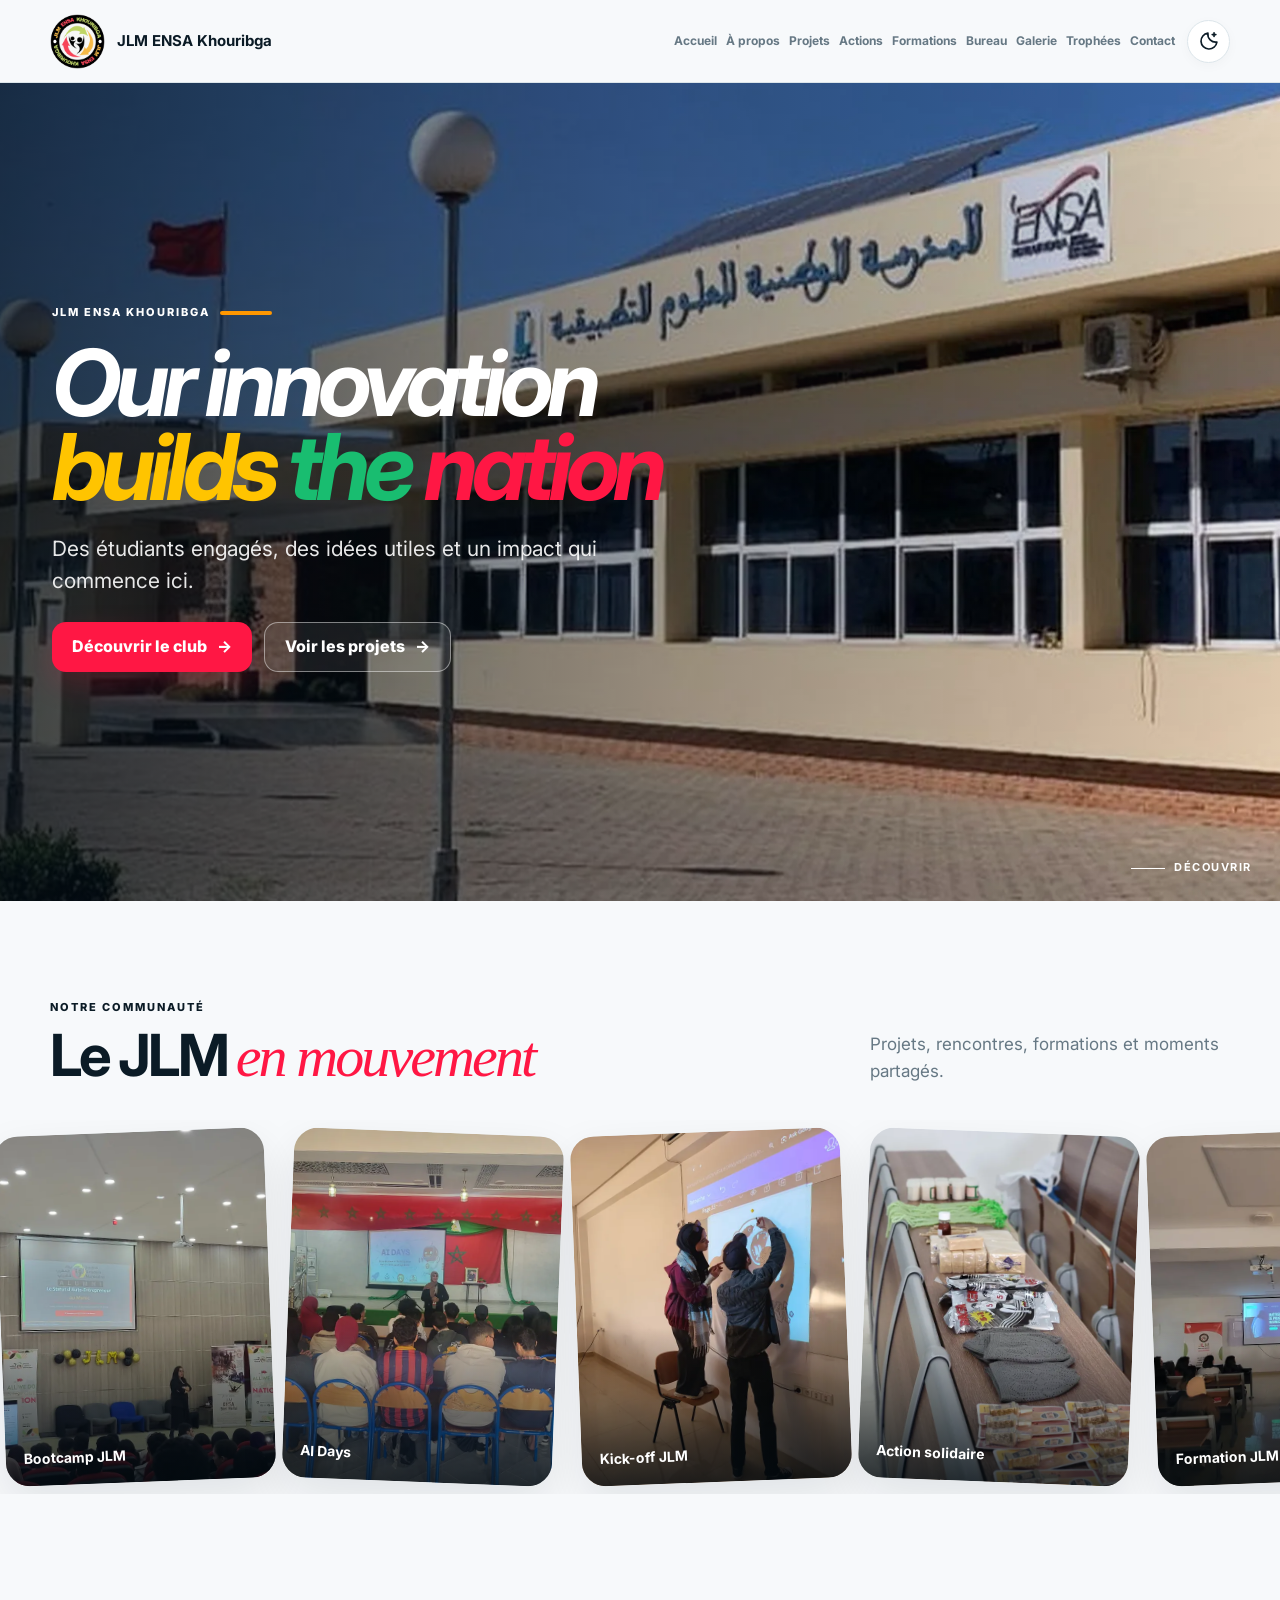
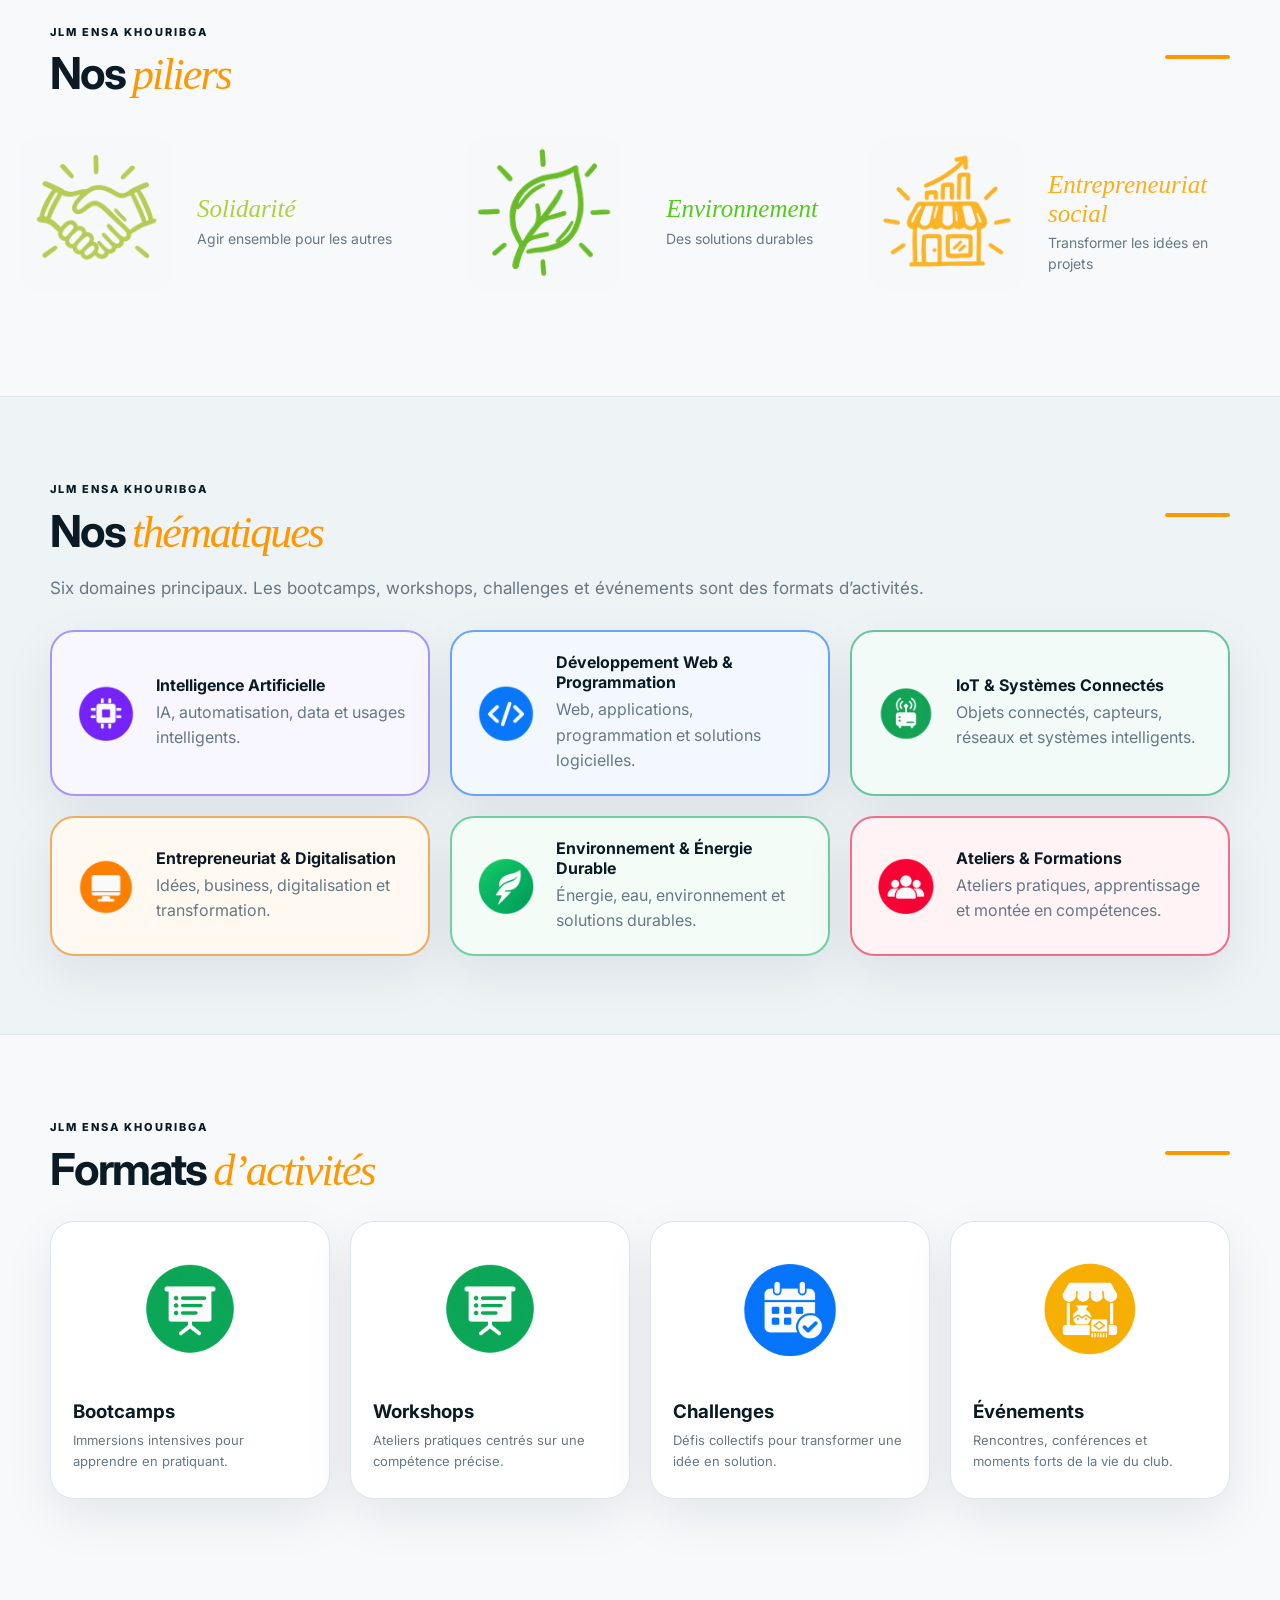
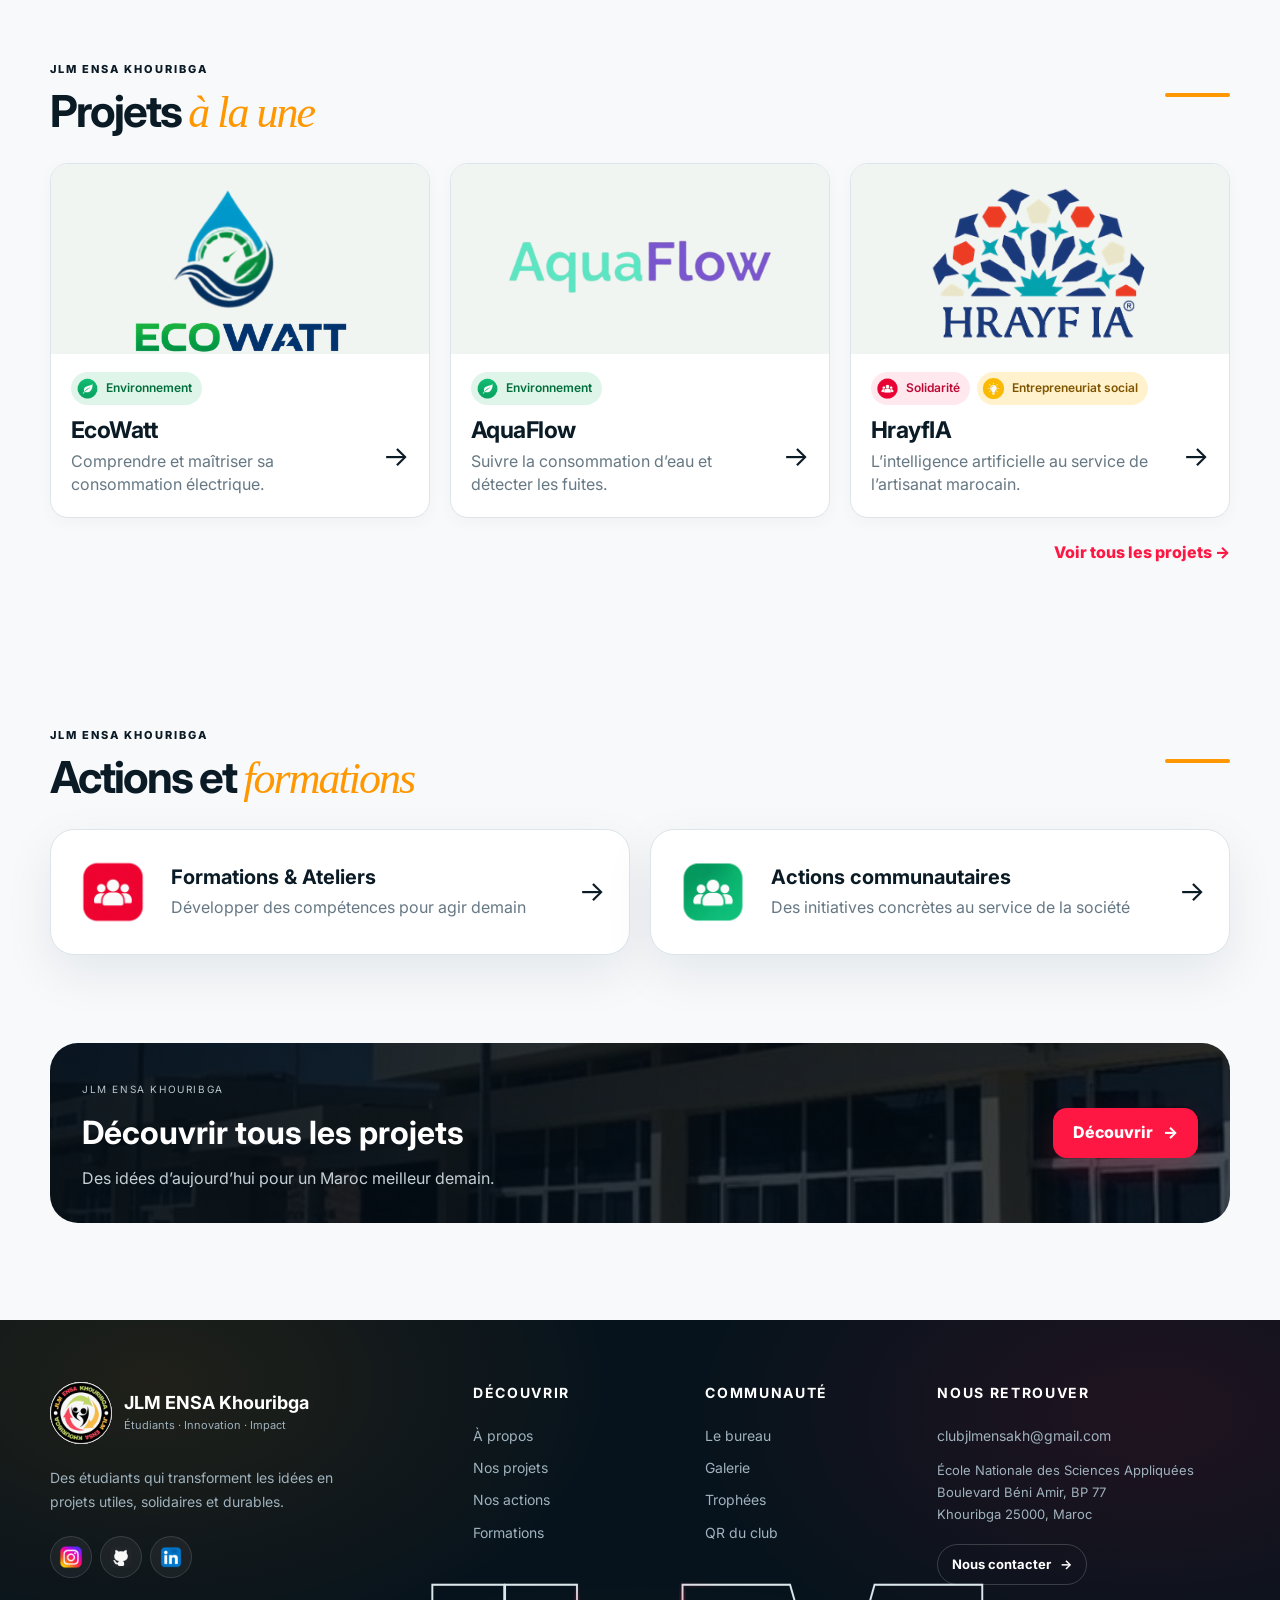
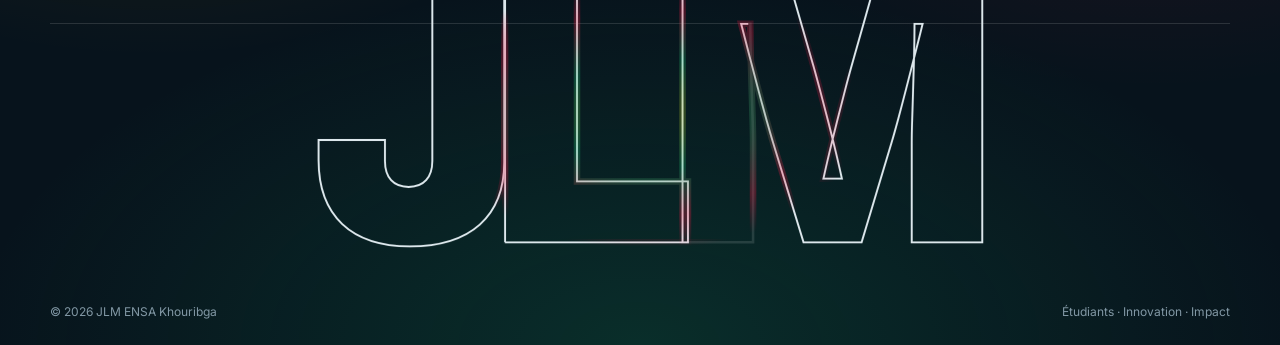
<file: index.html>
<!doctype html>
<html lang="fr">
<head>
  <meta charset="utf-8">
  <meta name="viewport" content="width=device-width,initial-scale=1">
  <meta name="theme-color" content="#081722">
  <meta name="description" content="Découvrez le JLM ENSA Khouribga, un club étudiant engagé dans l'innovation, la solidarité, l'entrepreneuriat social et l'impact durable.">
  <meta name="robots" content="index,follow">
  <title>JLM ENSA Khouribga | Étudiants, innovation et impact</title>
  <link rel="canonical" href="https://ensakh.jlm.ma/">
  <meta property="og:type" content="website">
  <meta property="og:locale" content="fr_MA">
  <meta property="og:site_name" content="JLM ENSA Khouribga">
  <meta property="og:title" content="JLM ENSA Khouribga | Étudiants, innovation et impact">
  <meta property="og:description" content="Découvrez le JLM ENSA Khouribga, un club étudiant engagé dans l'innovation, la solidarité, l'entrepreneuriat social et l'impact durable.">
  <meta property="og:url" content="https://ensakh.jlm.ma/">
  <meta property="og:image" content="https://ensakh.jlm.ma/assets/icon-pack-archive/ensa/jlm_logo.jpeg">
  <link rel="icon" type="image/svg+xml" href="assets/favicon.svg">
  <link rel="stylesheet" href="css/style.css">
</head>
<body data-page="home"><div id="app"></div><script src="js/data.js"></script><script src="js/app.js"></script></body>
</html>
</file>
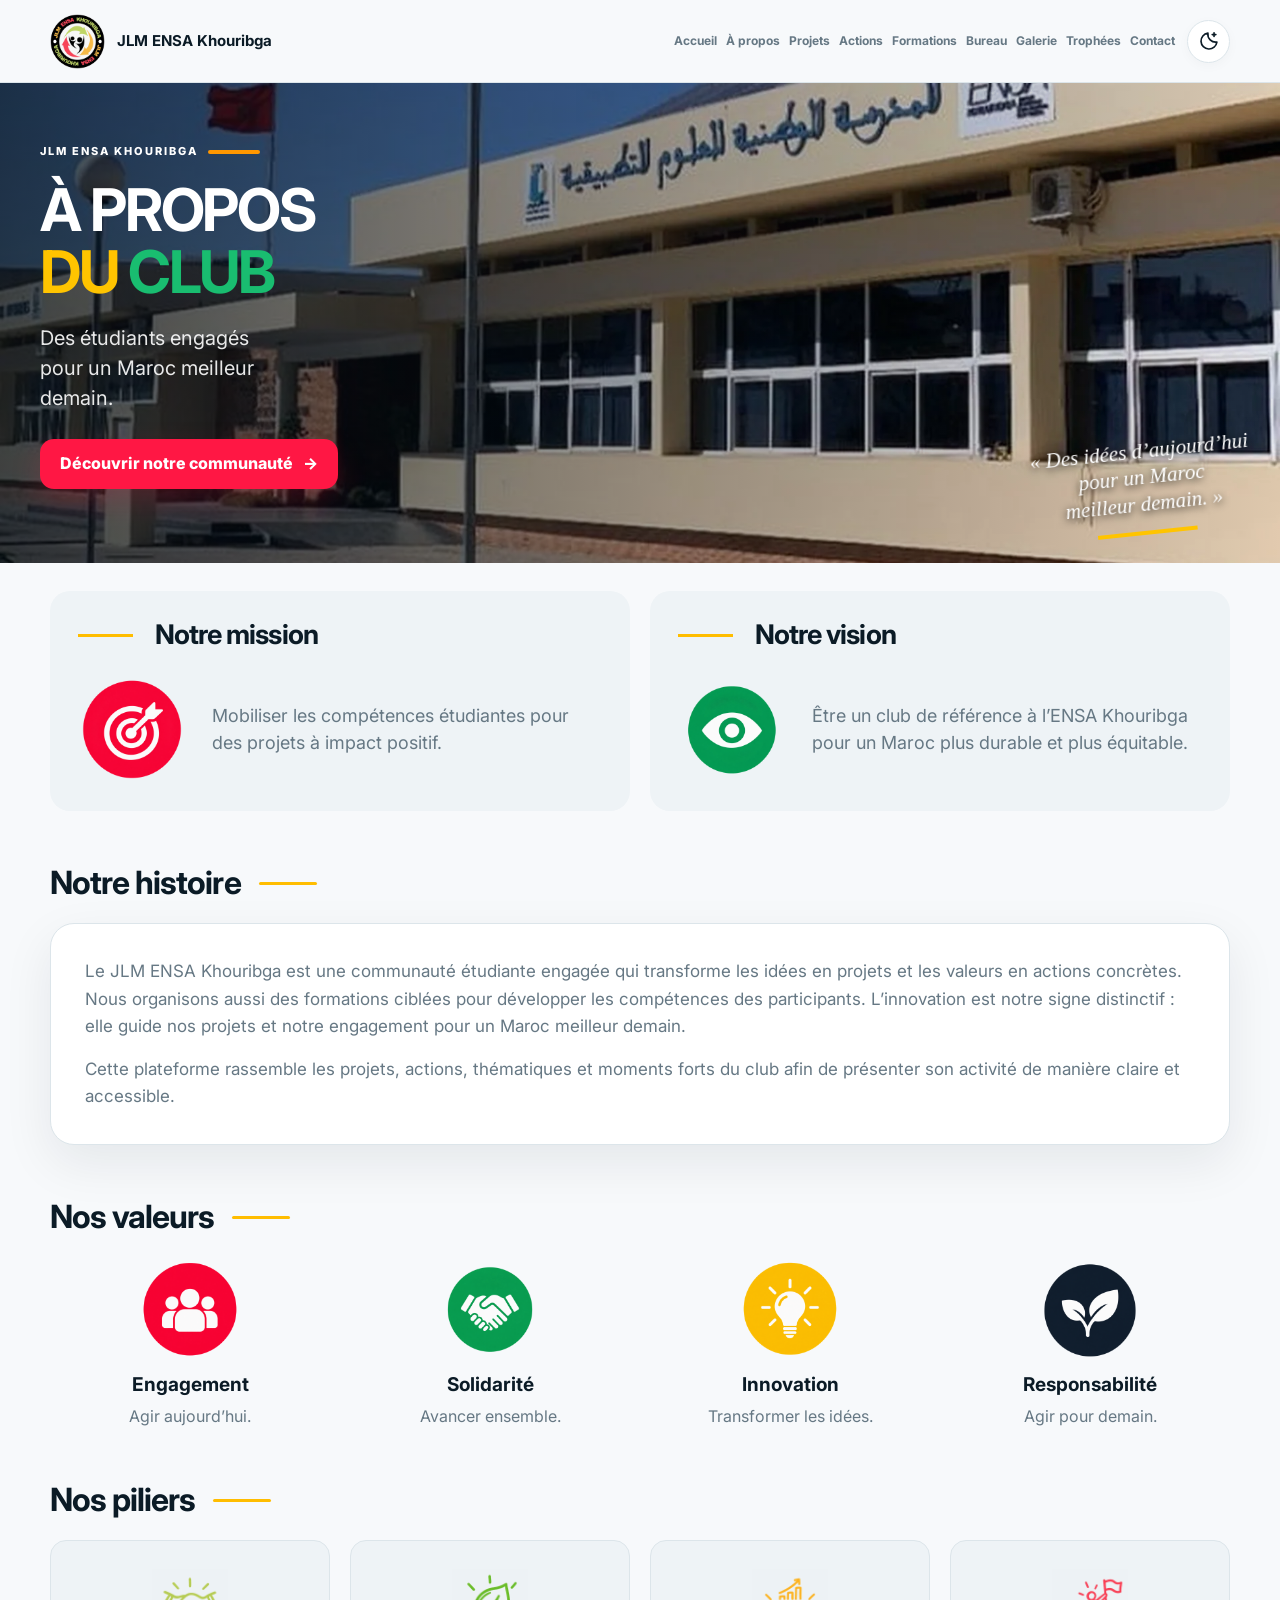
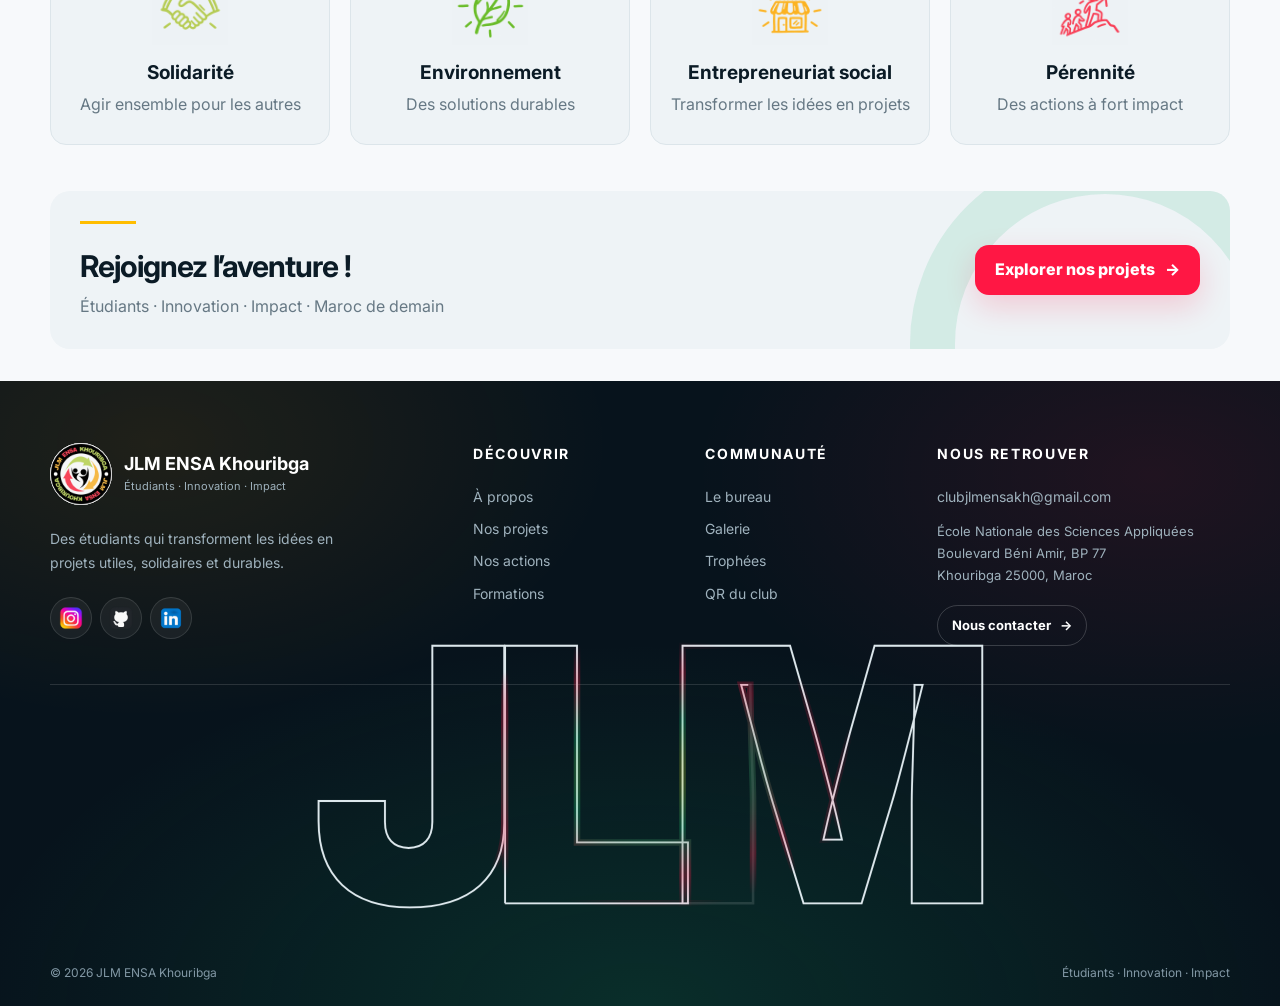
<file: a-propos.html>
<!doctype html>
<html lang="fr">
<head>
  <meta charset="utf-8">
  <meta name="viewport" content="width=device-width,initial-scale=1">
  <meta name="theme-color" content="#081722">
  <meta name="description" content="Découvrez l'histoire, la mission, la vision et les valeurs du club JLM ENSA Khouribga.">
  <meta name="robots" content="index,follow">
  <title>À propos | JLM ENSA Khouribga</title>
  <link rel="canonical" href="https://ensakh.jlm.ma/a-propos.html">
  <meta property="og:type" content="website">
  <meta property="og:locale" content="fr_MA">
  <meta property="og:site_name" content="JLM ENSA Khouribga">
  <meta property="og:title" content="À propos | JLM ENSA Khouribga">
  <meta property="og:description" content="Découvrez l'histoire, la mission, la vision et les valeurs du club JLM ENSA Khouribga.">
  <meta property="og:url" content="https://ensakh.jlm.ma/a-propos.html">
  <meta property="og:image" content="https://ensakh.jlm.ma/assets/icon-pack-archive/ensa/jlm_logo.jpeg">
  <link rel="icon" type="image/svg+xml" href="assets/favicon.svg">
  <link rel="stylesheet" href="css/style.css">
</head>
<body data-page="about"><div id="app"></div><script src="js/data.js"></script><script src="js/app.js"></script></body>
</html>
</file>
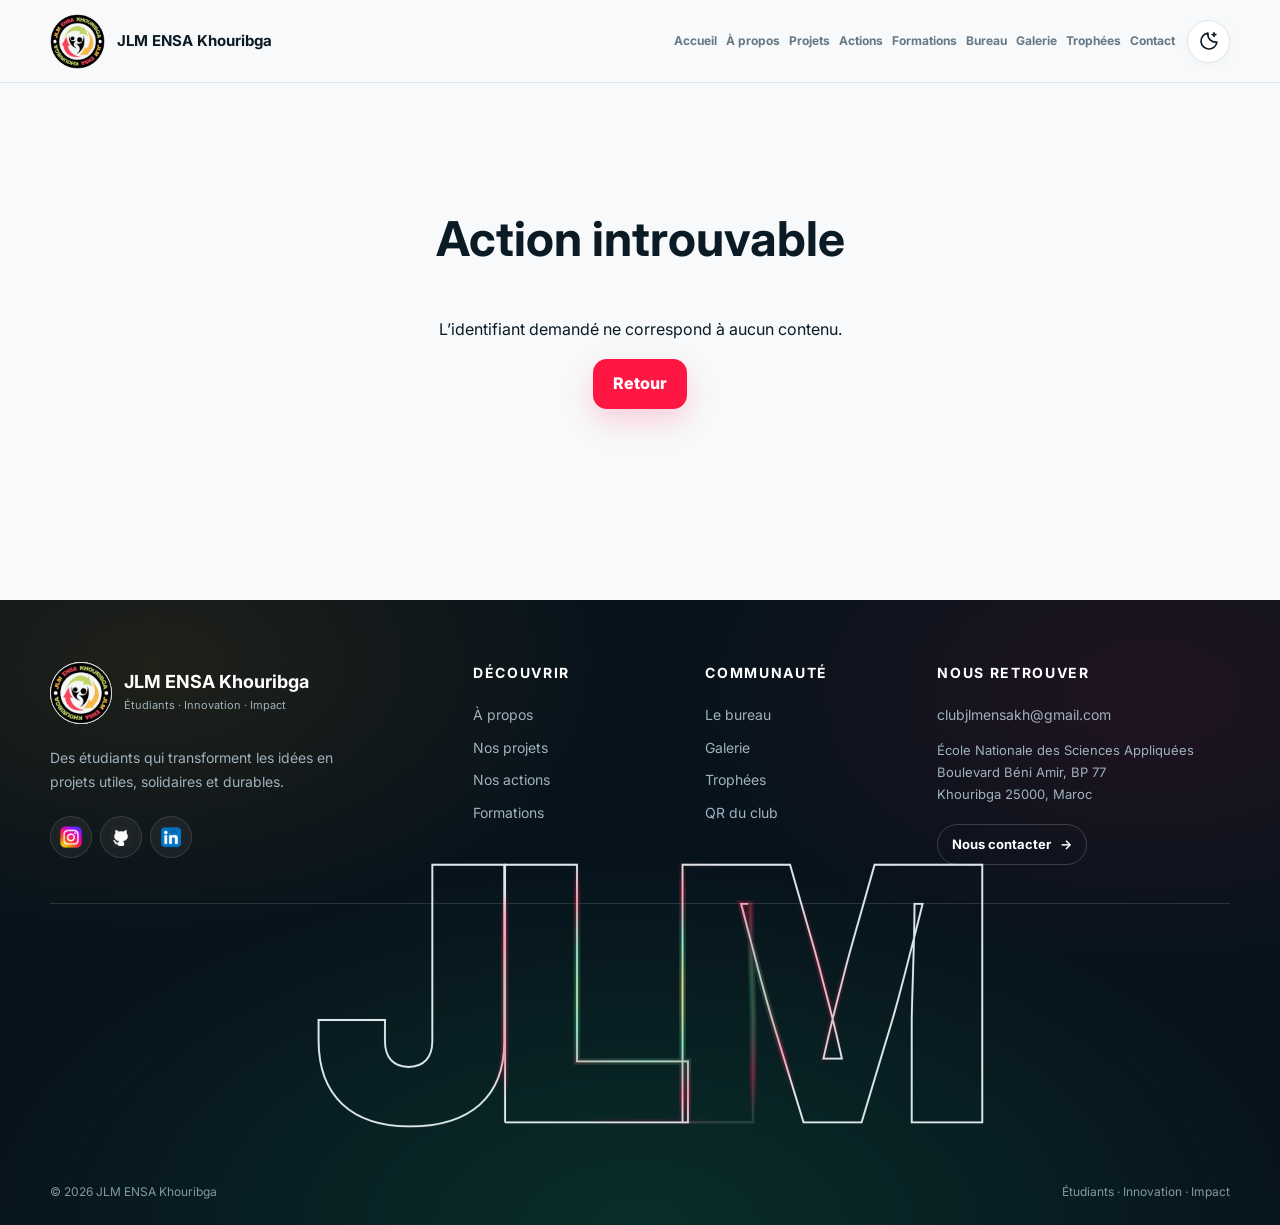
<file: action.html>
<!doctype html>
<html lang="fr">
<head>
  <meta charset="utf-8">
  <meta name="viewport" content="width=device-width,initial-scale=1">
  <meta name="theme-color" content="#081722">
  <meta name="description" content="Découvrez une action solidaire du JLM ENSA Khouribga et son impact auprès de la communauté.">
  <meta name="robots" content="index,follow">
  <title>Action solidaire | JLM ENSA Khouribga</title>
  <meta property="og:type" content="article">
  <meta property="og:locale" content="fr_MA">
  <meta property="og:site_name" content="JLM ENSA Khouribga">
  <meta property="og:title" content="Action solidaire | JLM ENSA Khouribga">
  <meta property="og:description" content="Découvrez une action solidaire du JLM ENSA Khouribga et son impact auprès de la communauté.">
  <meta property="og:image" content="https://ensakh.jlm.ma/assets/icon-pack-archive/ensa/jlm_logo.jpeg">
  <link rel="icon" type="image/svg+xml" href="assets/favicon.svg">
  <link rel="stylesheet" href="css/style.css">
</head>
<body data-page="action-detail"><div id="app"></div><script src="js/data.js"></script><script src="js/app.js"></script></body>
</html>
</file>
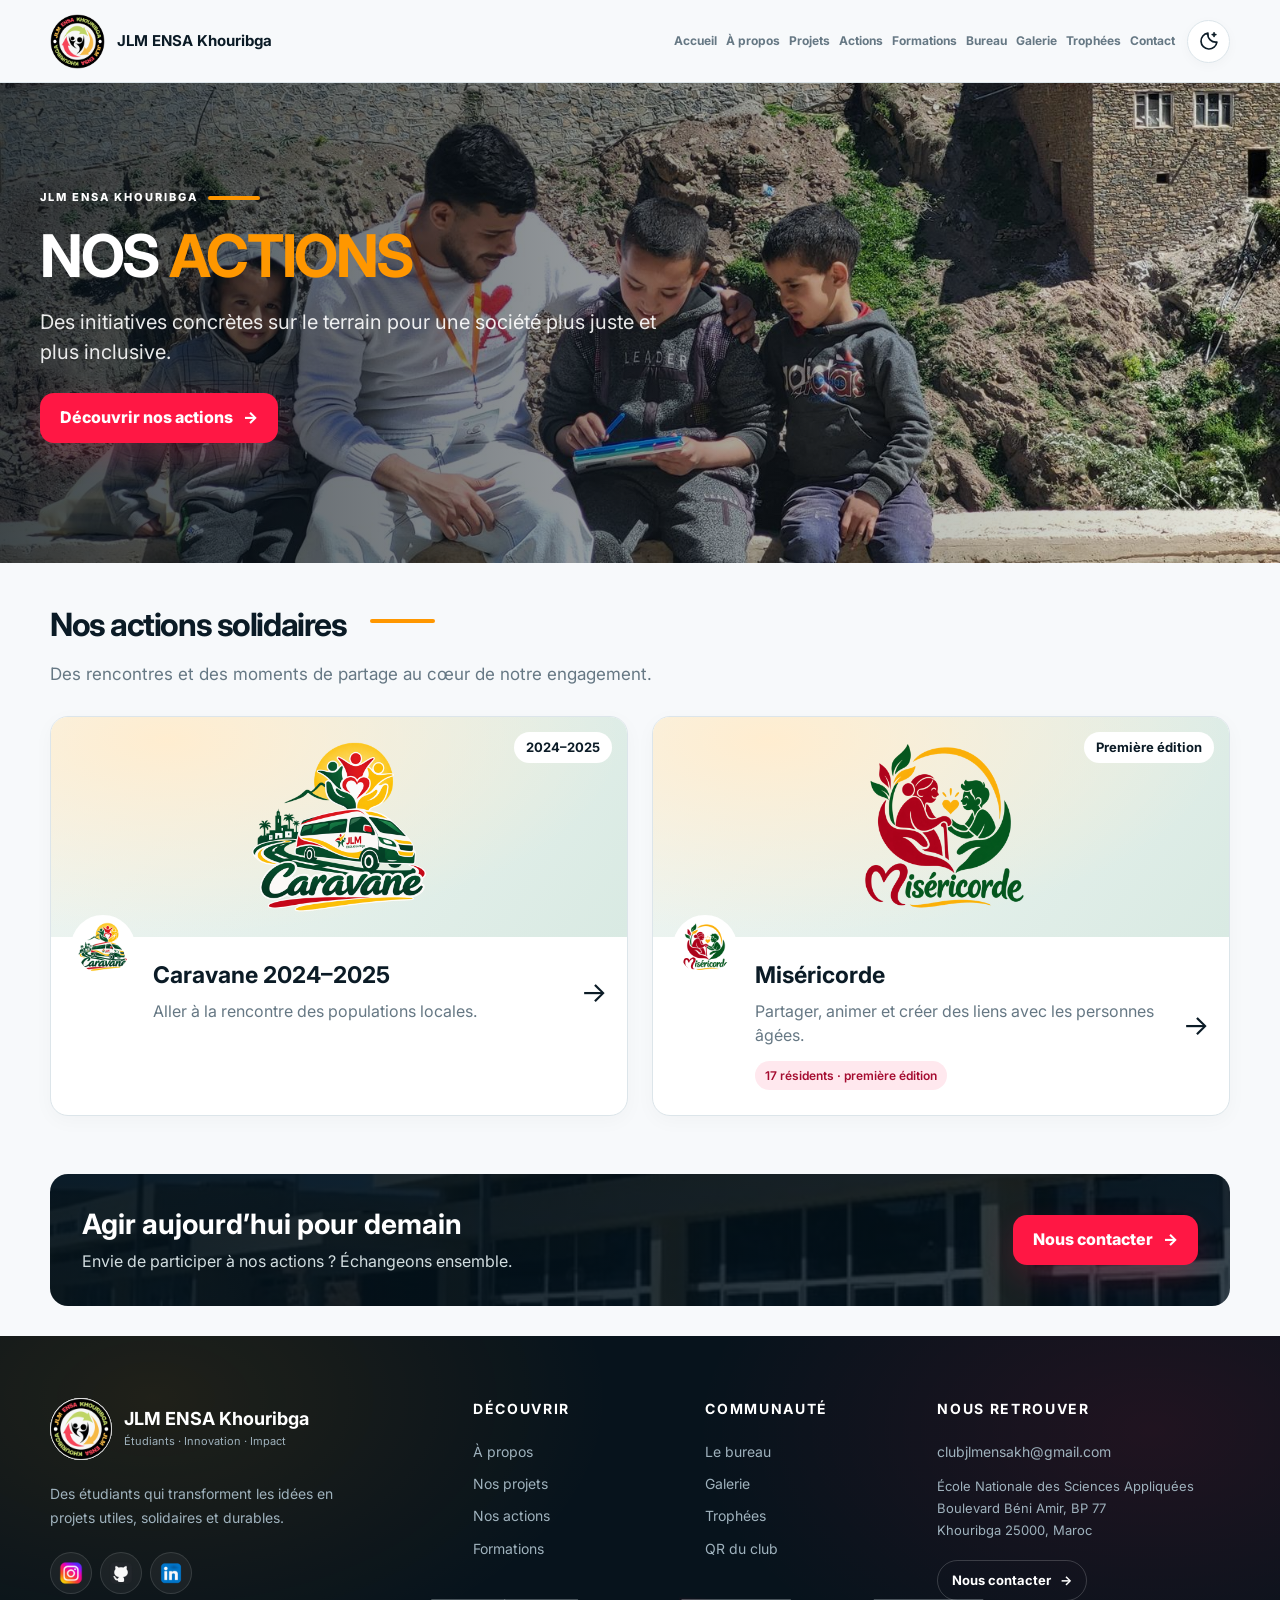
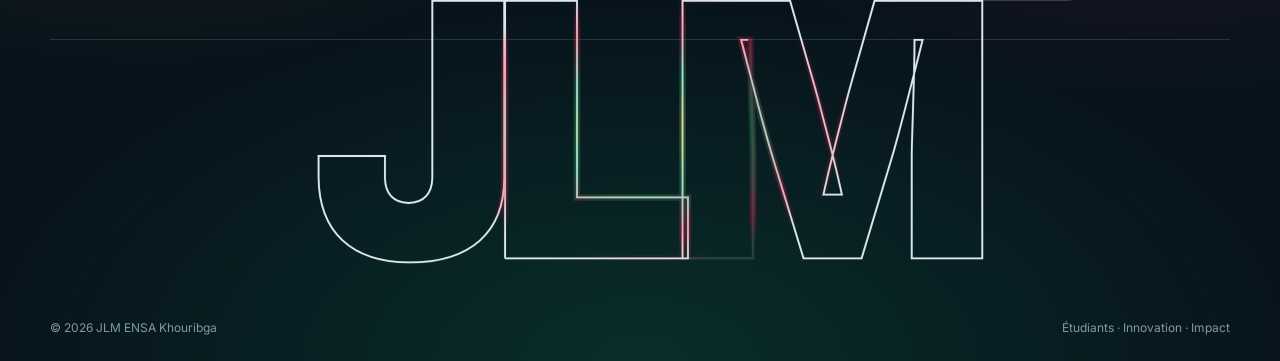
<file: actions.html>
<!doctype html>
<html lang="fr">
<head>
  <meta charset="utf-8">
  <meta name="viewport" content="width=device-width,initial-scale=1">
  <meta name="theme-color" content="#081722">
  <meta name="description" content="Découvrez les actions solidaires et communautaires menées sur le terrain par le JLM ENSA Khouribga.">
  <meta name="robots" content="index,follow">
  <title>Nos actions | JLM ENSA Khouribga</title>
  <link rel="canonical" href="https://ensakh.jlm.ma/actions.html">
  <meta property="og:type" content="website">
  <meta property="og:locale" content="fr_MA">
  <meta property="og:site_name" content="JLM ENSA Khouribga">
  <meta property="og:title" content="Nos actions | JLM ENSA Khouribga">
  <meta property="og:description" content="Découvrez les actions solidaires et communautaires menées sur le terrain par le JLM ENSA Khouribga.">
  <meta property="og:url" content="https://ensakh.jlm.ma/actions.html">
  <meta property="og:image" content="https://ensakh.jlm.ma/assets/icon-pack-archive/ensa/jlm_logo.jpeg">
  <link rel="icon" type="image/svg+xml" href="assets/favicon.svg">
  <link rel="stylesheet" href="css/style.css">
</head>
<body data-page="actions"><div id="app"></div><script src="js/data.js"></script><script src="js/app.js"></script></body>
</html>
</file>
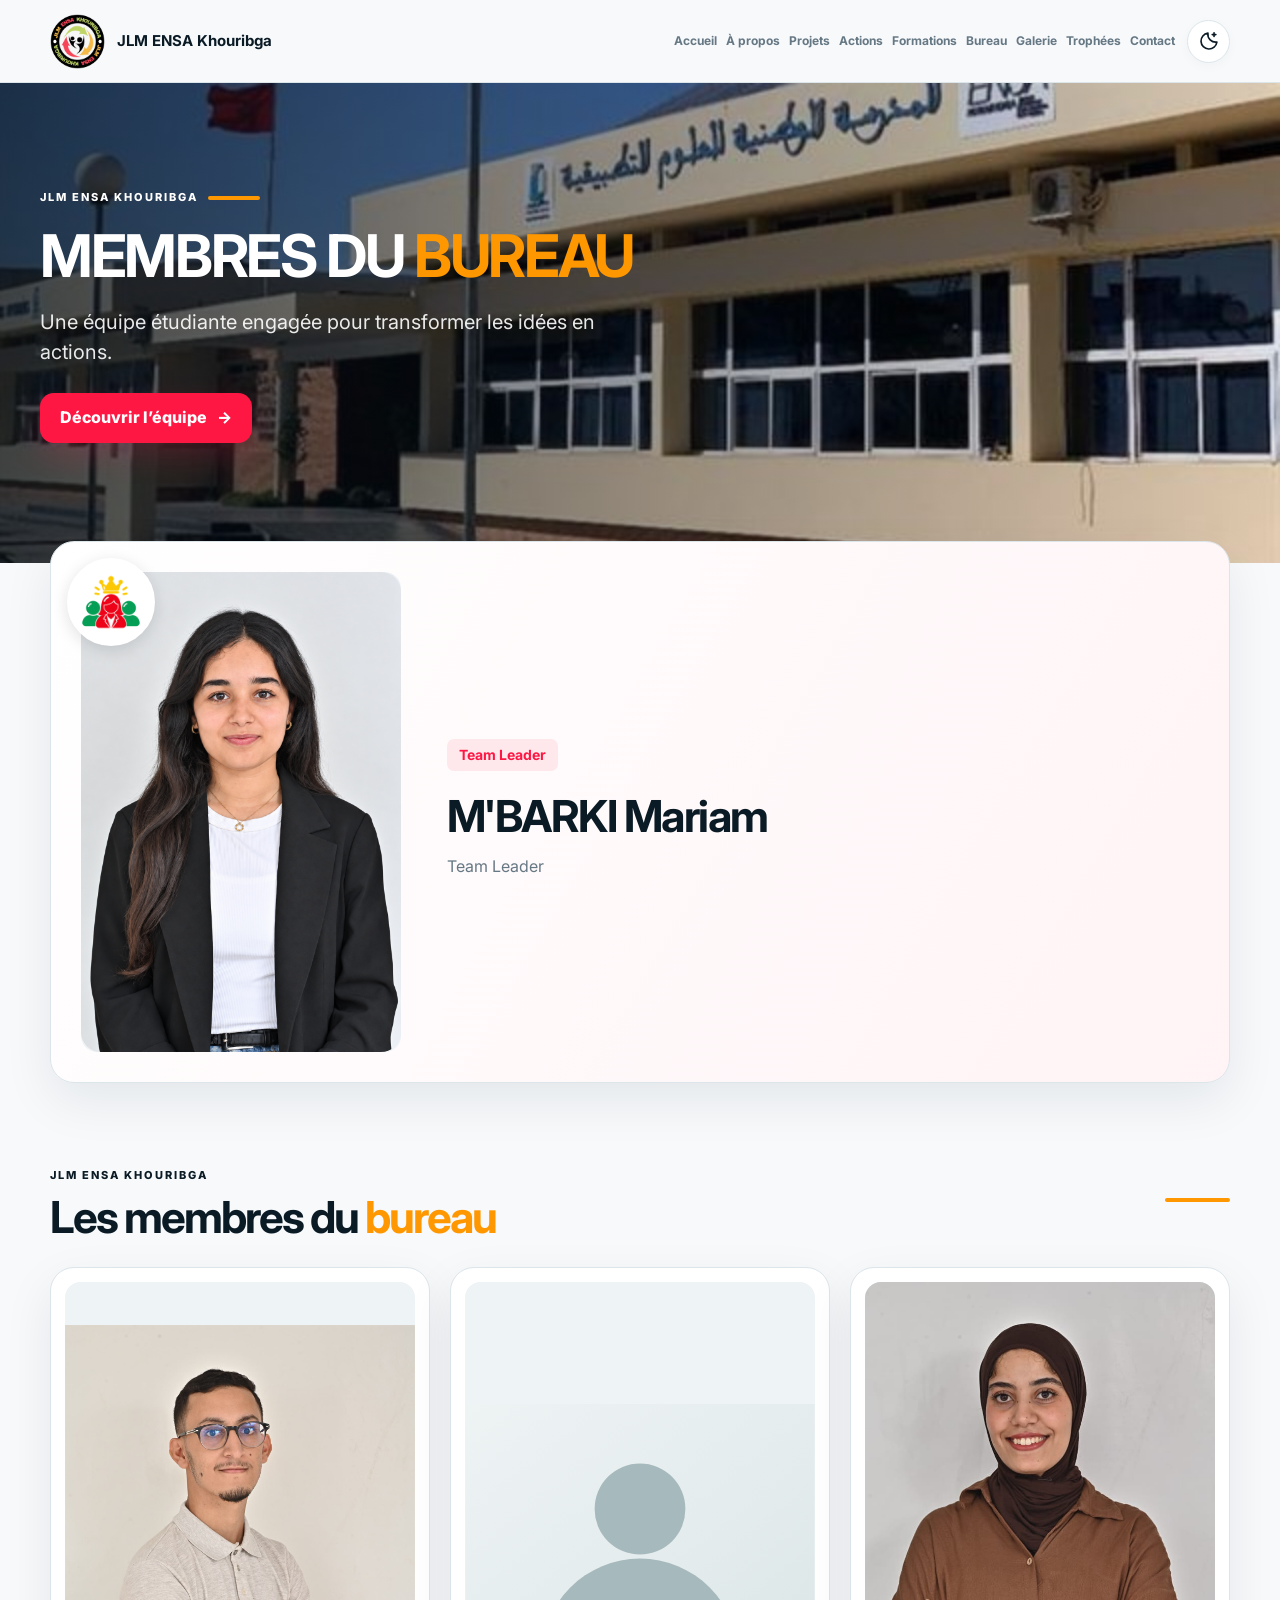
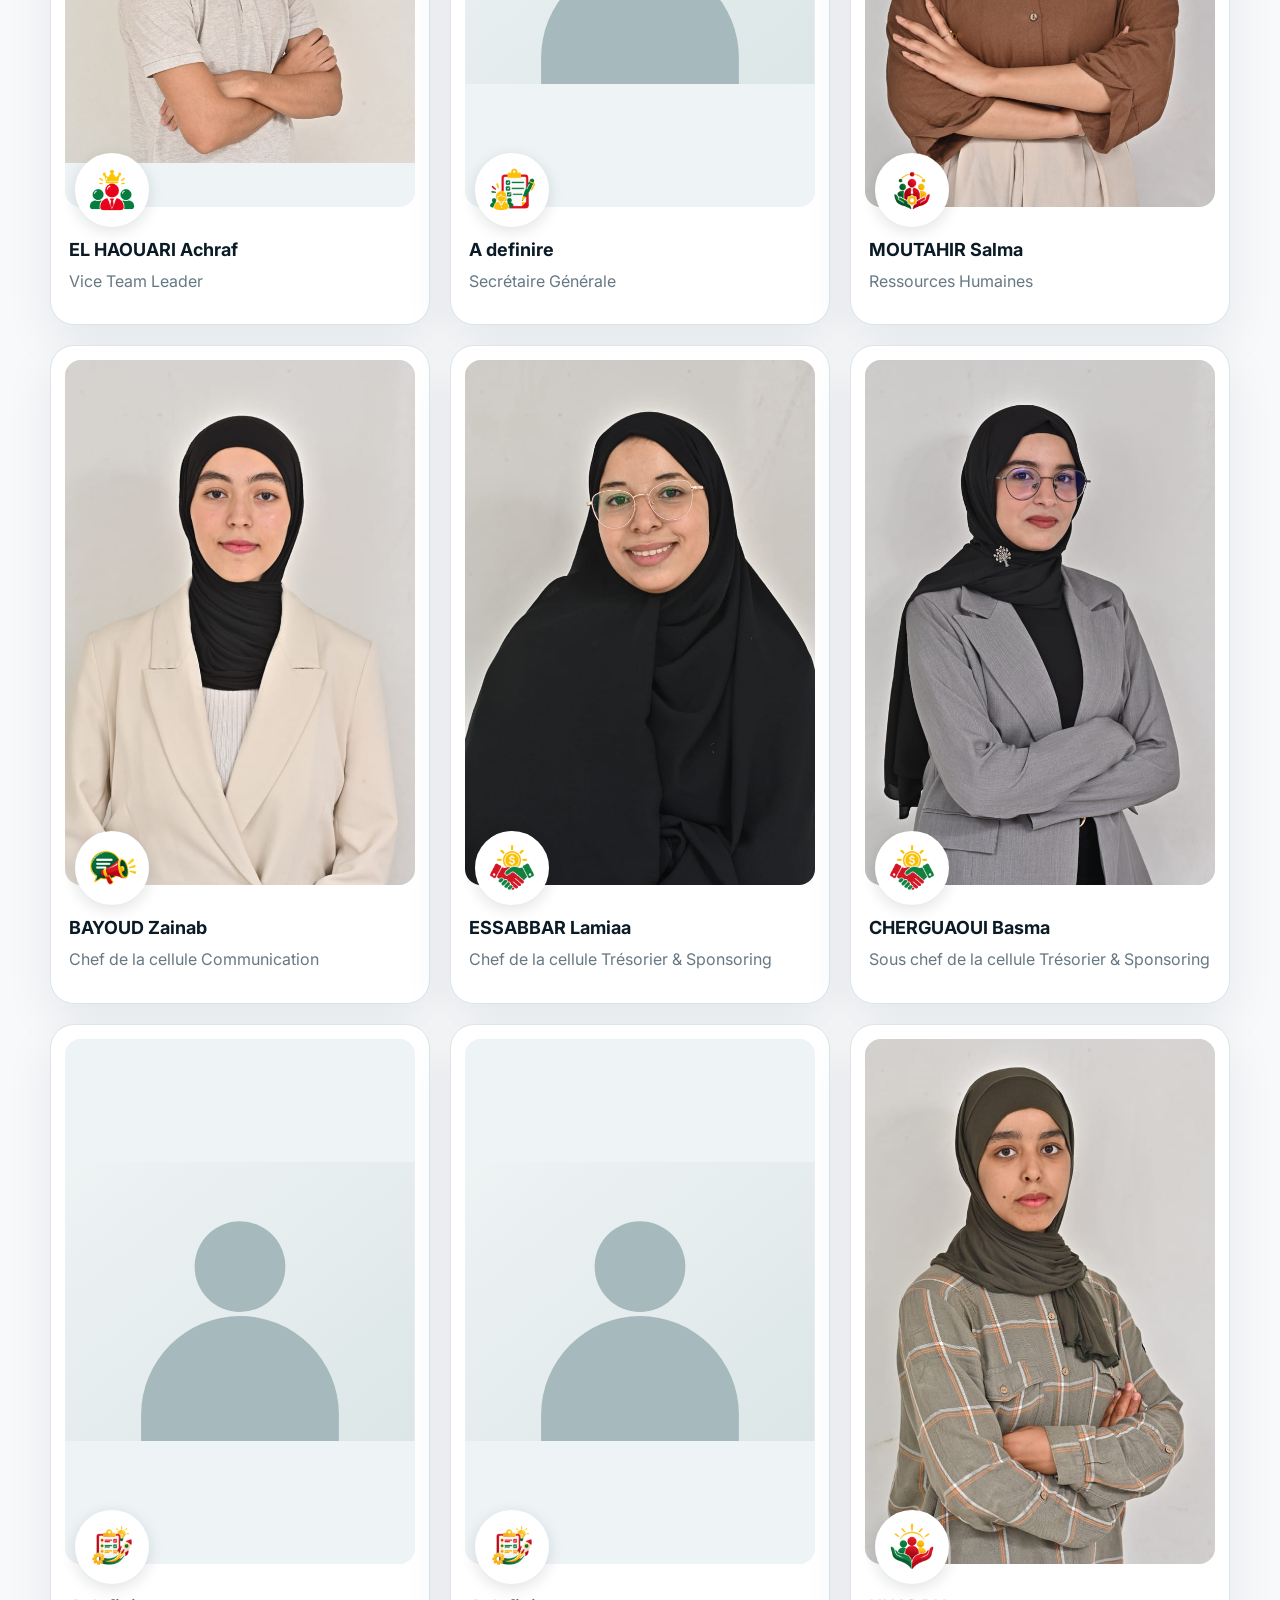
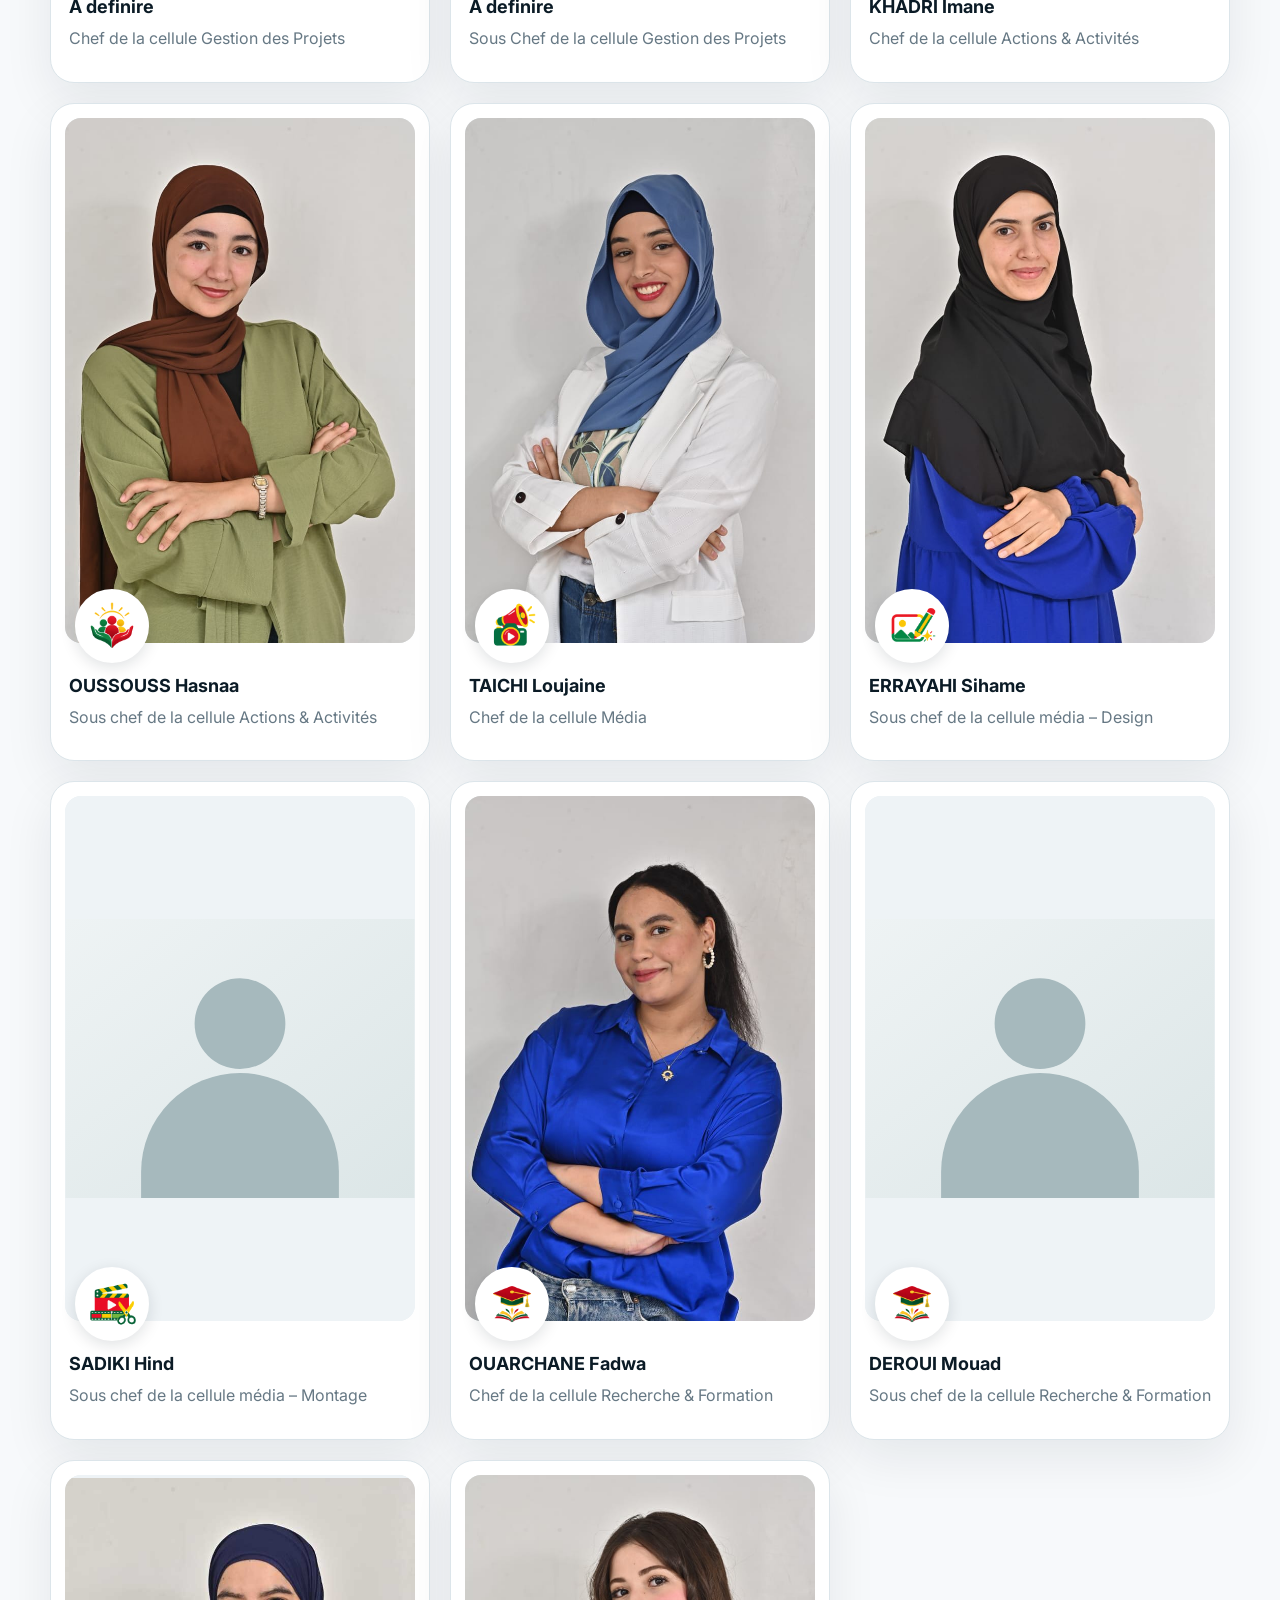
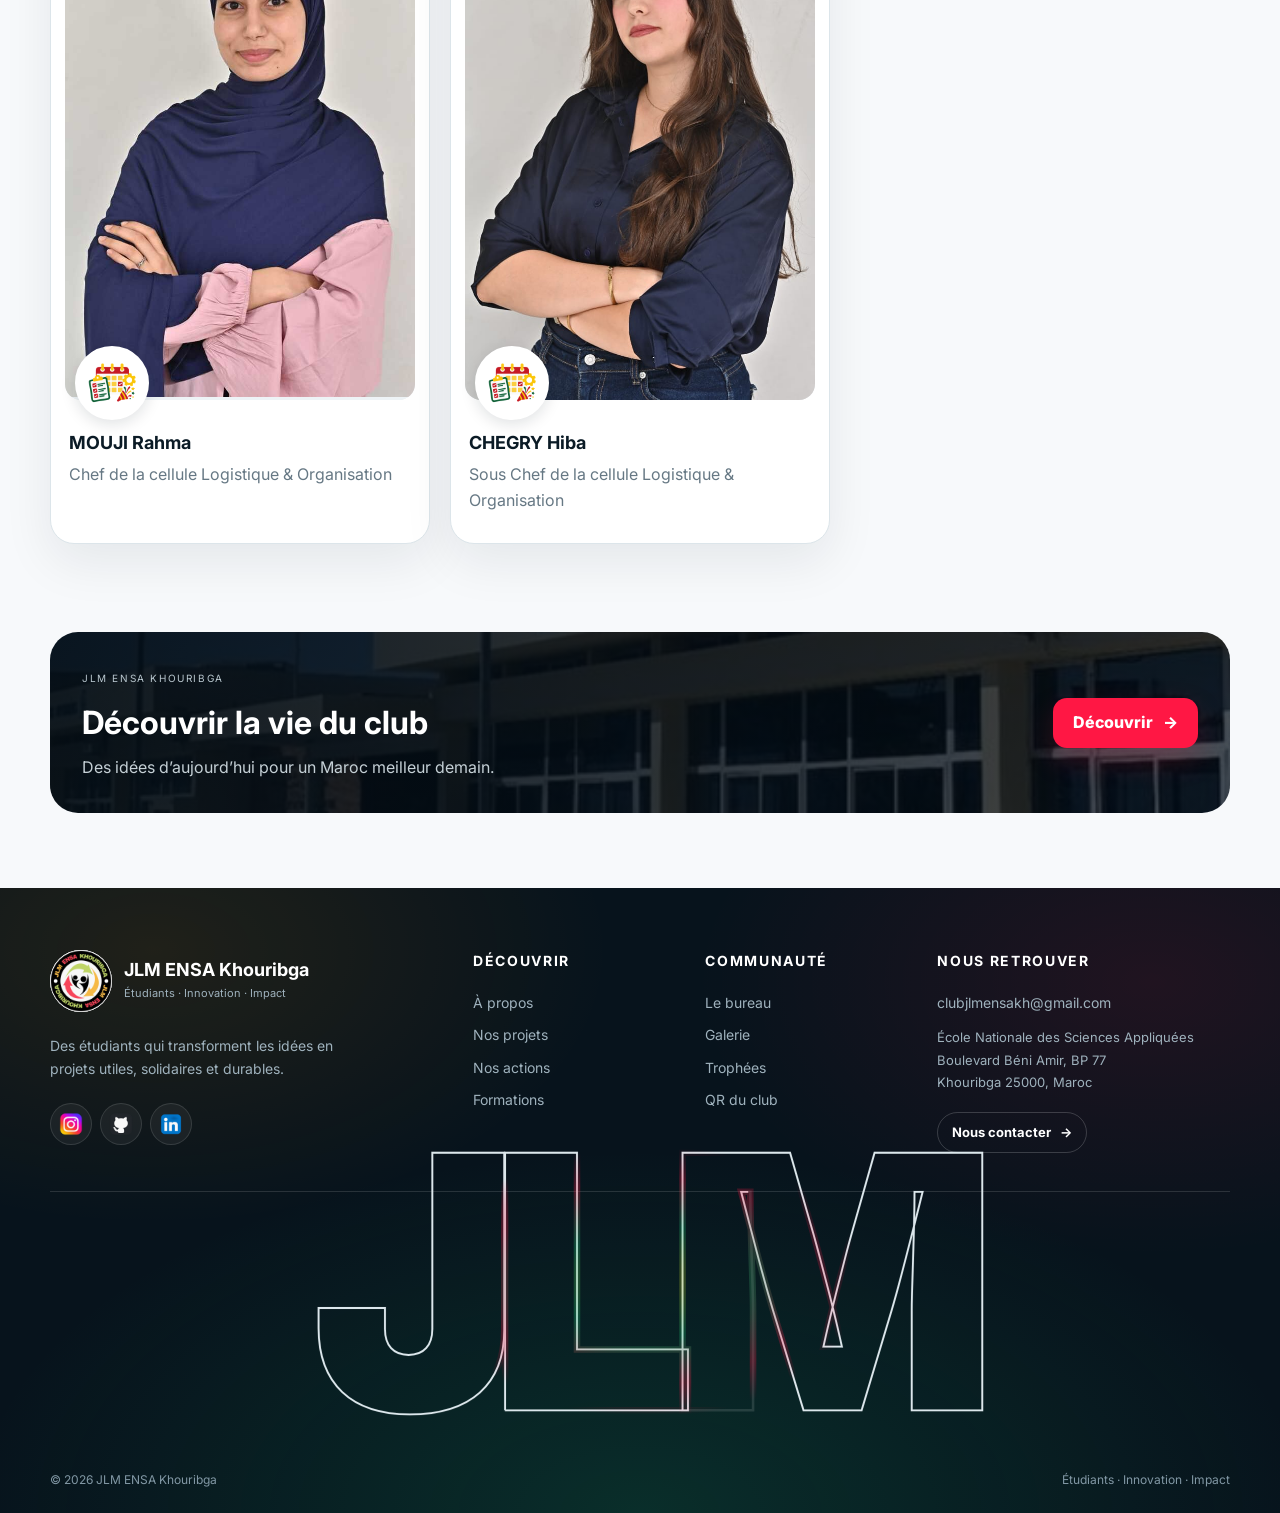
<file: bureau.html>
<!doctype html>
<html lang="fr">
<head>
  <meta charset="utf-8">
  <meta name="viewport" content="width=device-width,initial-scale=1">
  <meta name="theme-color" content="#081722">
  <meta name="description" content="Rencontrez les membres du bureau du JLM ENSA Khouribga et découvrez les responsables de chaque cellule.">
  <meta name="robots" content="index,follow">
  <title>Notre bureau | JLM ENSA Khouribga</title>
  <link rel="canonical" href="https://ensakh.jlm.ma/bureau.html">
  <meta property="og:type" content="website">
  <meta property="og:locale" content="fr_MA">
  <meta property="og:site_name" content="JLM ENSA Khouribga">
  <meta property="og:title" content="Notre bureau | JLM ENSA Khouribga">
  <meta property="og:description" content="Rencontrez les membres du bureau du JLM ENSA Khouribga et découvrez les responsables de chaque cellule.">
  <meta property="og:url" content="https://ensakh.jlm.ma/bureau.html">
  <meta property="og:image" content="https://ensakh.jlm.ma/assets/icon-pack-archive/ensa/jlm_logo.jpeg">
  <link rel="icon" type="image/svg+xml" href="assets/favicon.svg">
  <link rel="stylesheet" href="css/style.css?v=20260925-3">
</head>
<body data-page="team"><div id="app"></div><script src="js/data.js?v=20260925-3"></script><script src="js/app.js?v=20260925-3"></script></body>
</html>
</file>
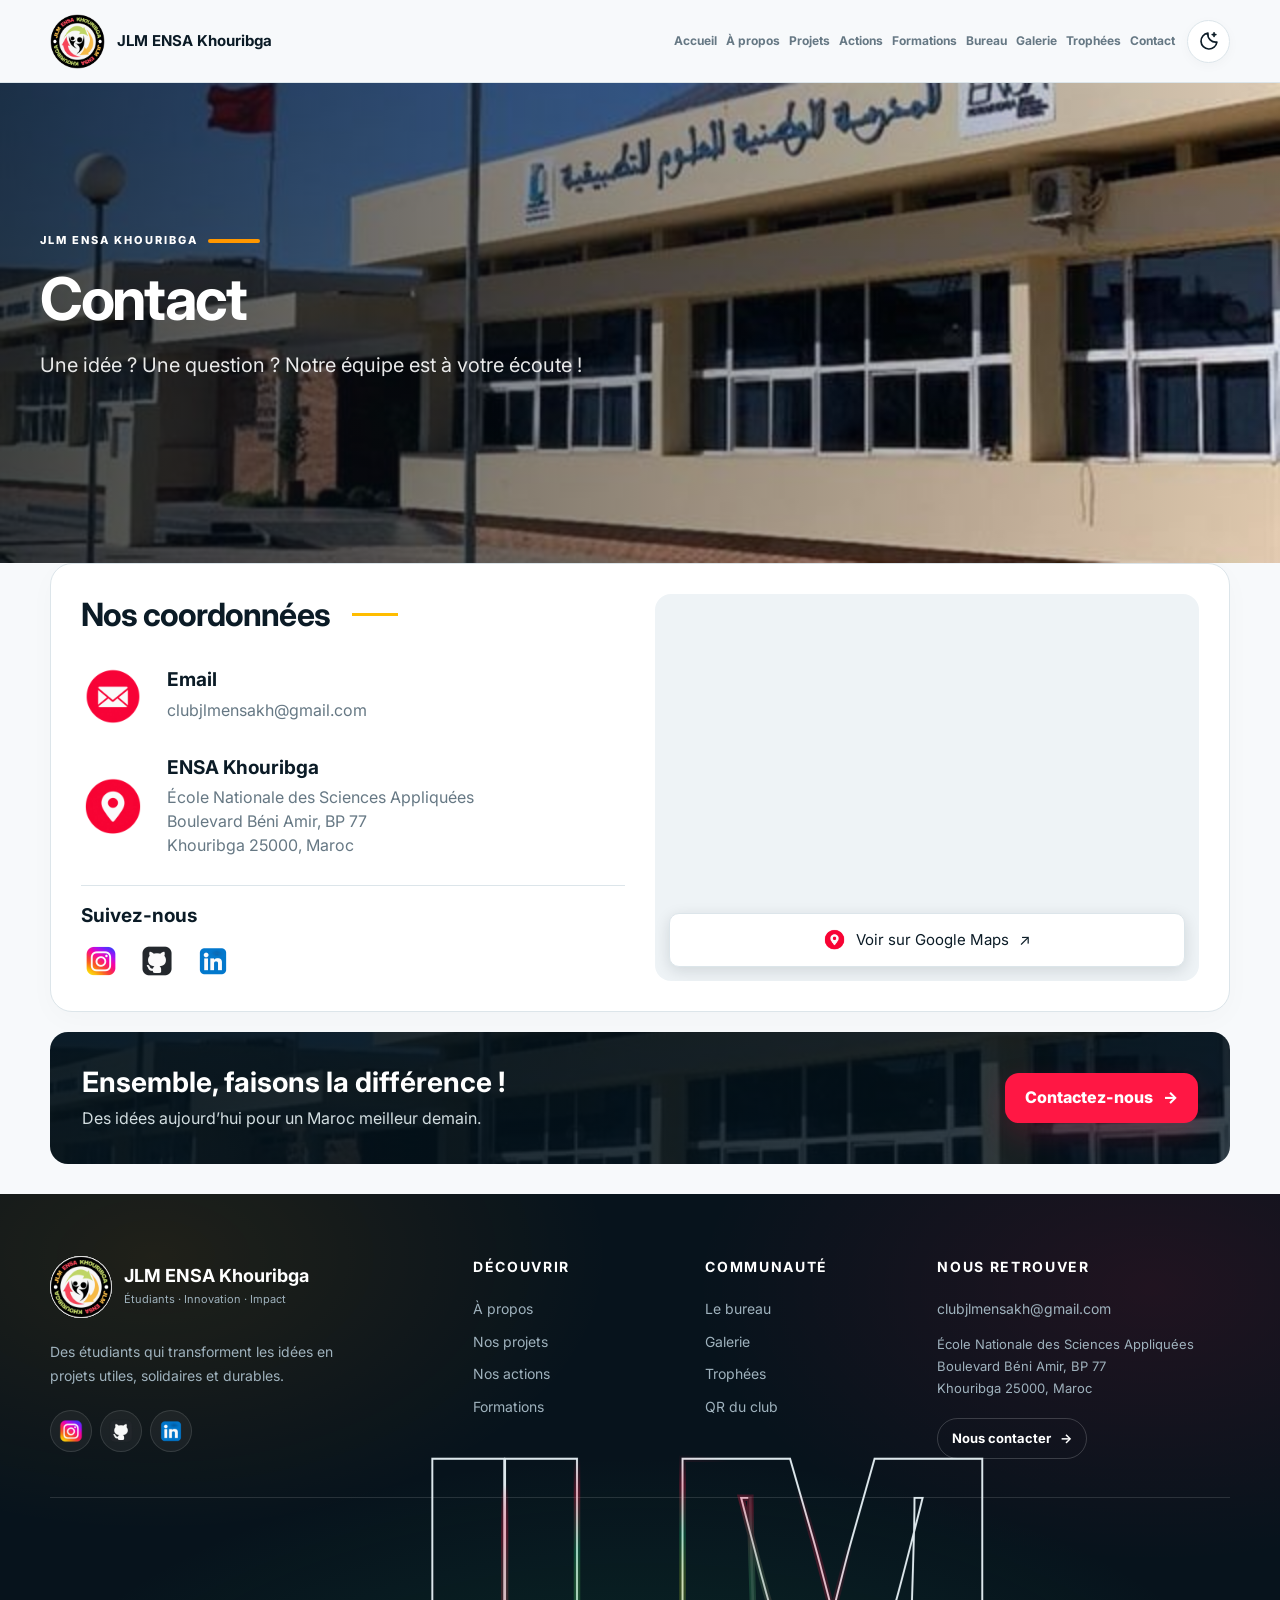
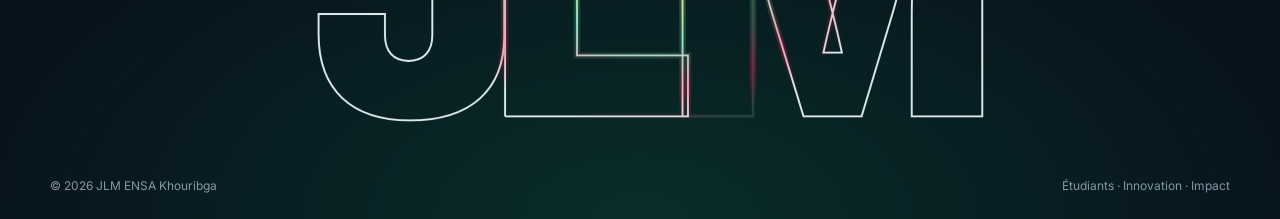
<file: contact.html>
<!doctype html>
<html lang="fr">
<head>
  <meta charset="utf-8">
  <meta name="viewport" content="width=device-width,initial-scale=1">
  <meta name="theme-color" content="#081722">
  <meta name="description" content="Contactez le JLM ENSA Khouribga pour une question, une idée ou une collaboration. Retrouvez notre email, nos réseaux et notre localisation.">
  <meta name="robots" content="index,follow">
  <title>Contact | JLM ENSA Khouribga</title>
  <link rel="canonical" href="https://ensakh.jlm.ma/contact.html">
  <meta property="og:type" content="website">
  <meta property="og:locale" content="fr_MA">
  <meta property="og:site_name" content="JLM ENSA Khouribga">
  <meta property="og:title" content="Contact | JLM ENSA Khouribga">
  <meta property="og:description" content="Contactez le JLM ENSA Khouribga pour une question, une idée ou une collaboration. Retrouvez notre email, nos réseaux et notre localisation.">
  <meta property="og:url" content="https://ensakh.jlm.ma/contact.html">
  <meta property="og:image" content="https://ensakh.jlm.ma/assets/icon-pack-archive/ensa/jlm_logo.jpeg">
  <link rel="icon" type="image/svg+xml" href="assets/favicon.svg">
  <link rel="stylesheet" href="css/style.css">
</head>
<body data-page="contact"><div id="app"></div><script src="js/data.js"></script><script src="js/app.js"></script></body>
</html>
</file>
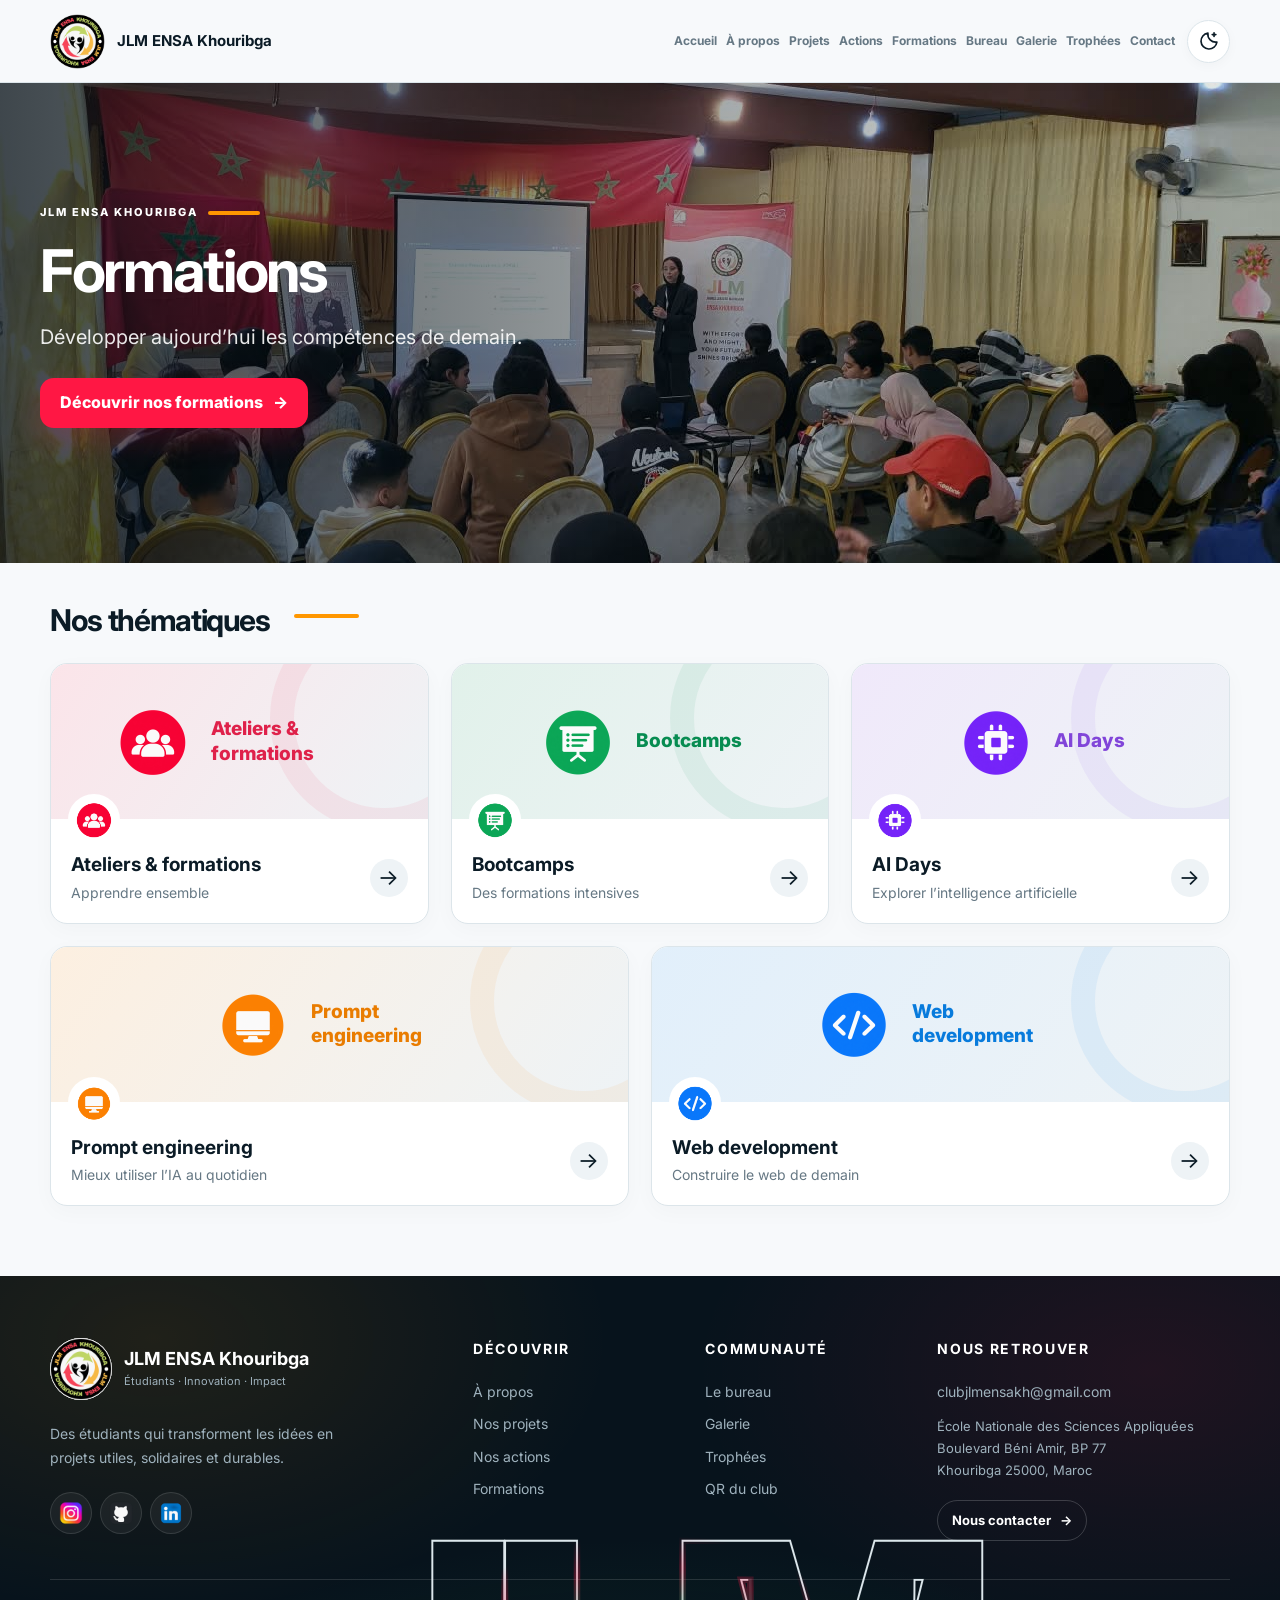
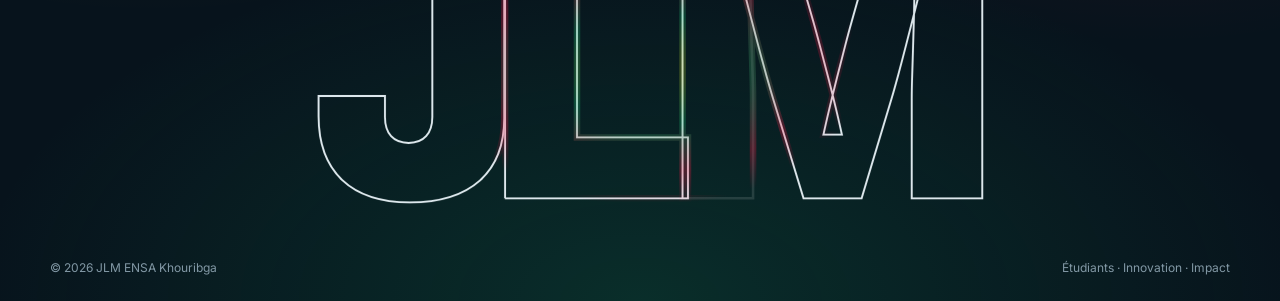
<file: formations.html>
<!doctype html>
<html lang="fr">
<head>
  <meta charset="utf-8">
  <meta name="viewport" content="width=device-width,initial-scale=1">
  <meta name="theme-color" content="#081722">
  <meta name="description" content="Découvrez les formations du JLM ENSA Khouribga : ateliers, bootcamps, AI Days, prompt engineering et développement web.">
  <meta name="robots" content="index,follow">
  <title>Formations | JLM ENSA Khouribga</title>
  <link rel="canonical" href="https://ensakh.jlm.ma/formations.html">
  <meta property="og:type" content="website">
  <meta property="og:locale" content="fr_MA">
  <meta property="og:site_name" content="JLM ENSA Khouribga">
  <meta property="og:title" content="Formations | JLM ENSA Khouribga">
  <meta property="og:description" content="Découvrez les formations du JLM ENSA Khouribga : ateliers, bootcamps, AI Days, prompt engineering et développement web.">
  <meta property="og:url" content="https://ensakh.jlm.ma/formations.html">
  <meta property="og:image" content="https://ensakh.jlm.ma/assets/icon-pack-archive/ensa/jlm_logo.jpeg">
  <link rel="icon" type="image/svg+xml" href="assets/favicon.svg">
  <link rel="stylesheet" href="css/style.css">
</head>
<body data-page="training"><div id="app"></div><script src="js/data.js"></script><script src="js/app.js"></script></body>
</html>
</file>
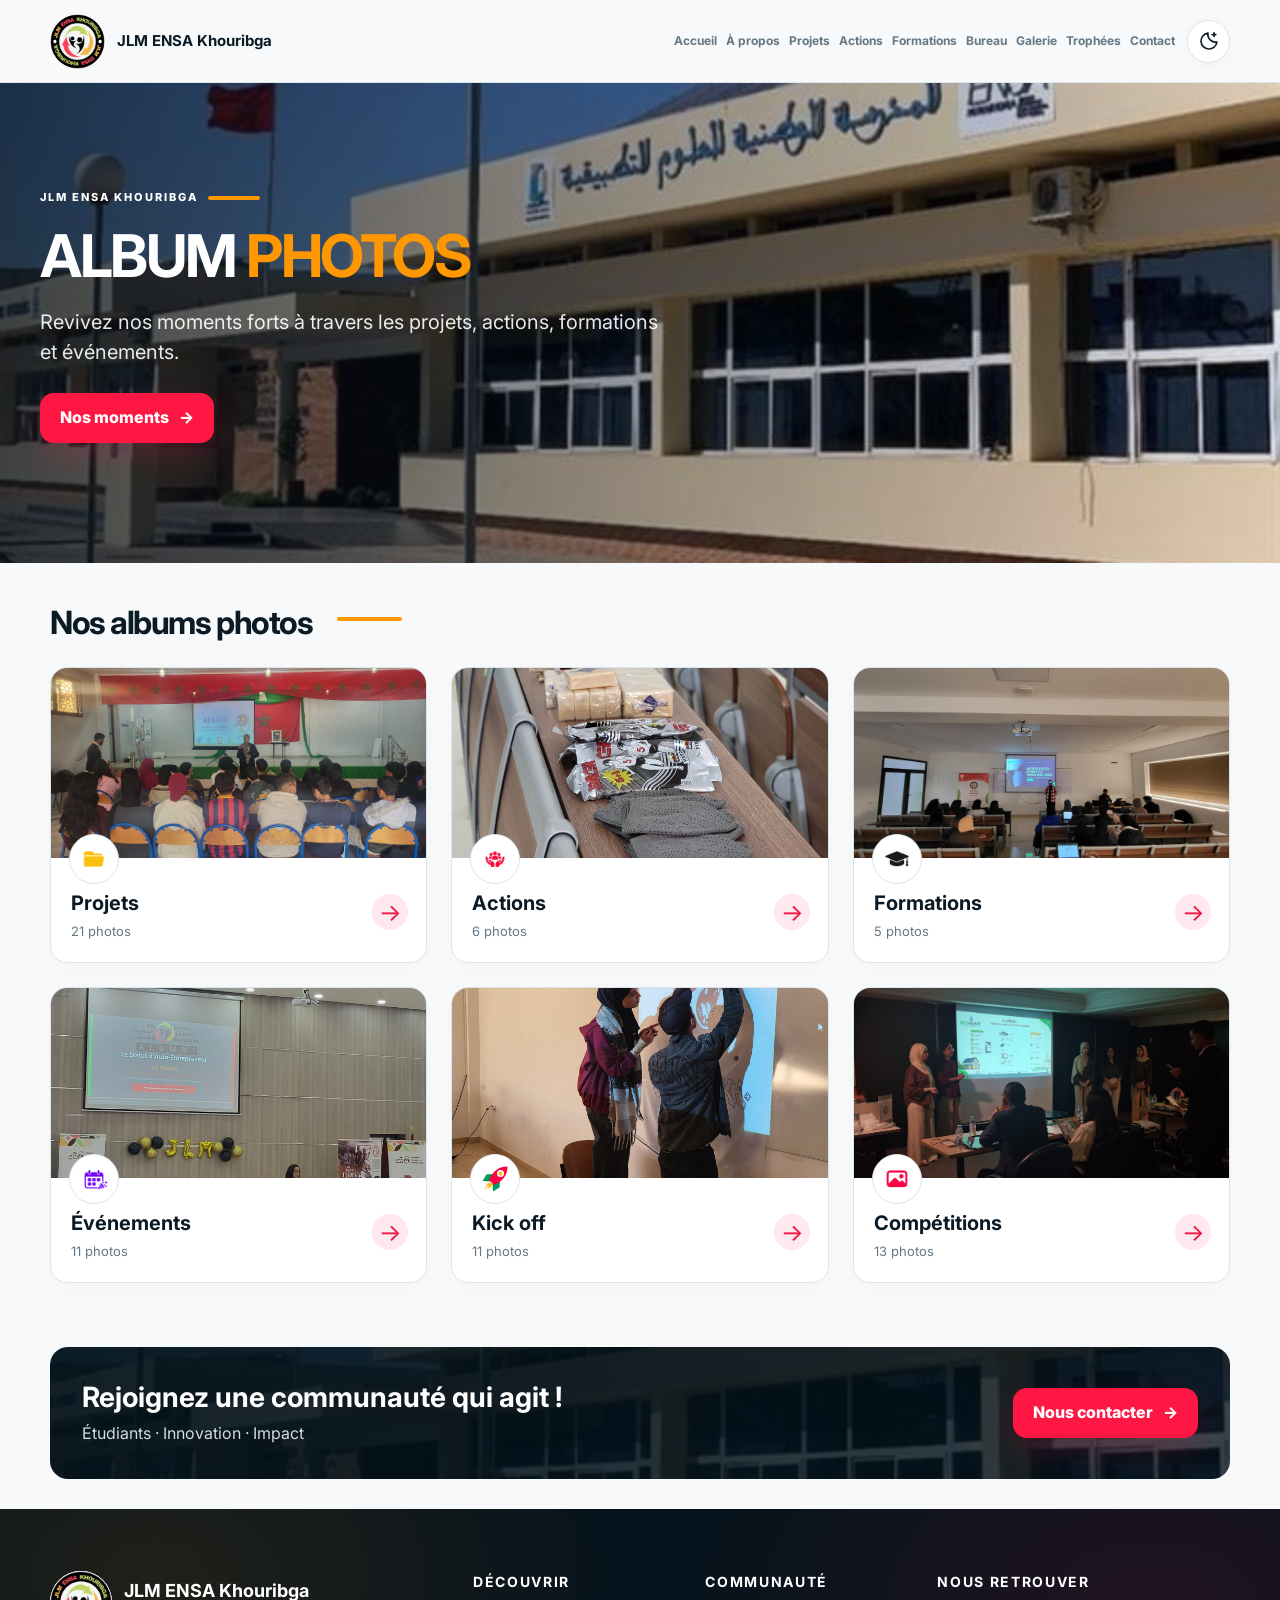
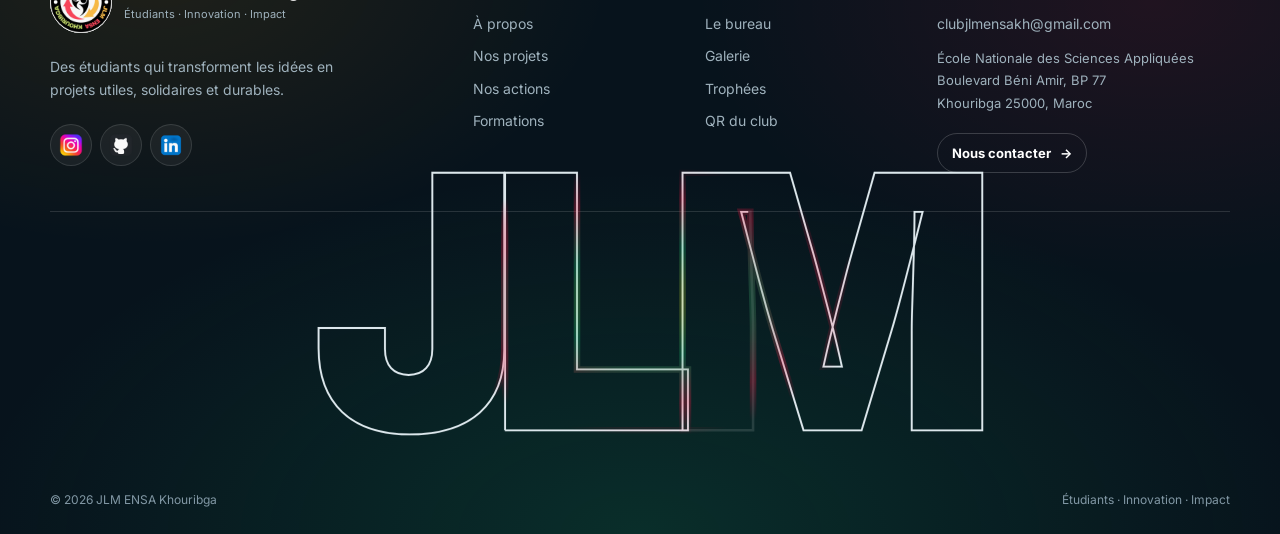
<file: galerie.html>
<!doctype html>
<html lang="fr">
<head>
  <meta charset="utf-8">
  <meta name="viewport" content="width=device-width,initial-scale=1">
  <meta name="theme-color" content="#081722">
  <meta name="description" content="Parcourez les albums photo des projets, formations, compétitions et moments forts du JLM ENSA Khouribga.">
  <meta name="robots" content="index,follow">
  <title>Galerie photos | JLM ENSA Khouribga</title>
  <link rel="canonical" href="https://ensakh.jlm.ma/galerie.html">
  <meta property="og:type" content="website">
  <meta property="og:locale" content="fr_MA">
  <meta property="og:site_name" content="JLM ENSA Khouribga">
  <meta property="og:title" content="Galerie photos | JLM ENSA Khouribga">
  <meta property="og:description" content="Parcourez les albums photo des projets, formations, compétitions et moments forts du JLM ENSA Khouribga.">
  <meta property="og:url" content="https://ensakh.jlm.ma/galerie.html">
  <meta property="og:image" content="https://ensakh.jlm.ma/assets/icon-pack-archive/ensa/jlm_logo.jpeg">
  <link rel="icon" type="image/svg+xml" href="assets/favicon.svg">
  <link rel="stylesheet" href="css/style.css">
</head>
<body data-page="gallery"><div id="app"></div><script src="js/data.js"></script><script src="js/app.js"></script></body>
</html>
</file>
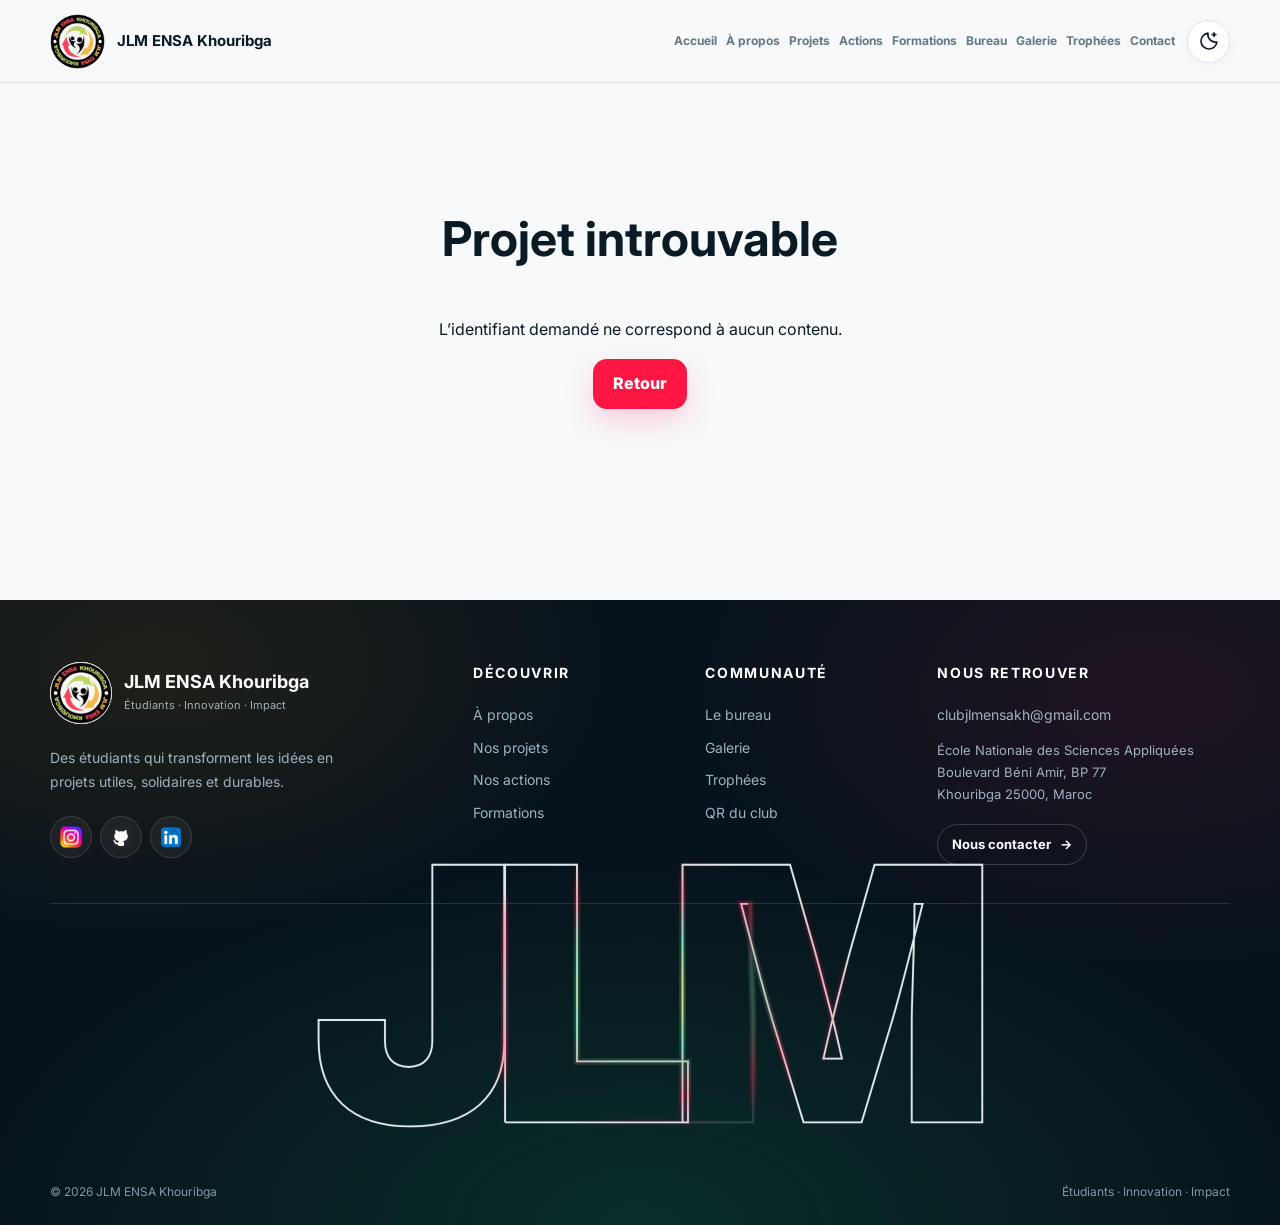
<file: projet.html>
<!doctype html>
<html lang="fr">
<head>
  <meta charset="utf-8">
  <meta name="viewport" content="width=device-width,initial-scale=1">
  <meta name="theme-color" content="#081722">
  <meta name="description" content="Découvrez un projet du JLM ENSA Khouribga, ses objectifs, son impact et les technologies mobilisées.">
  <meta name="robots" content="index,follow">
  <title>Projet | JLM ENSA Khouribga</title>
  <meta property="og:type" content="article">
  <meta property="og:locale" content="fr_MA">
  <meta property="og:site_name" content="JLM ENSA Khouribga">
  <meta property="og:title" content="Projet | JLM ENSA Khouribga">
  <meta property="og:description" content="Découvrez un projet du JLM ENSA Khouribga, ses objectifs, son impact et les technologies mobilisées.">
  <meta property="og:image" content="https://ensakh.jlm.ma/assets/icon-pack-archive/ensa/jlm_logo.jpeg">
  <link rel="icon" type="image/svg+xml" href="assets/favicon.svg">
  <link rel="stylesheet" href="css/style.css">
</head>
<body data-page="project-detail"><div id="app"></div><script src="js/data.js"></script><script src="js/app.js"></script></body>
</html>
</file>
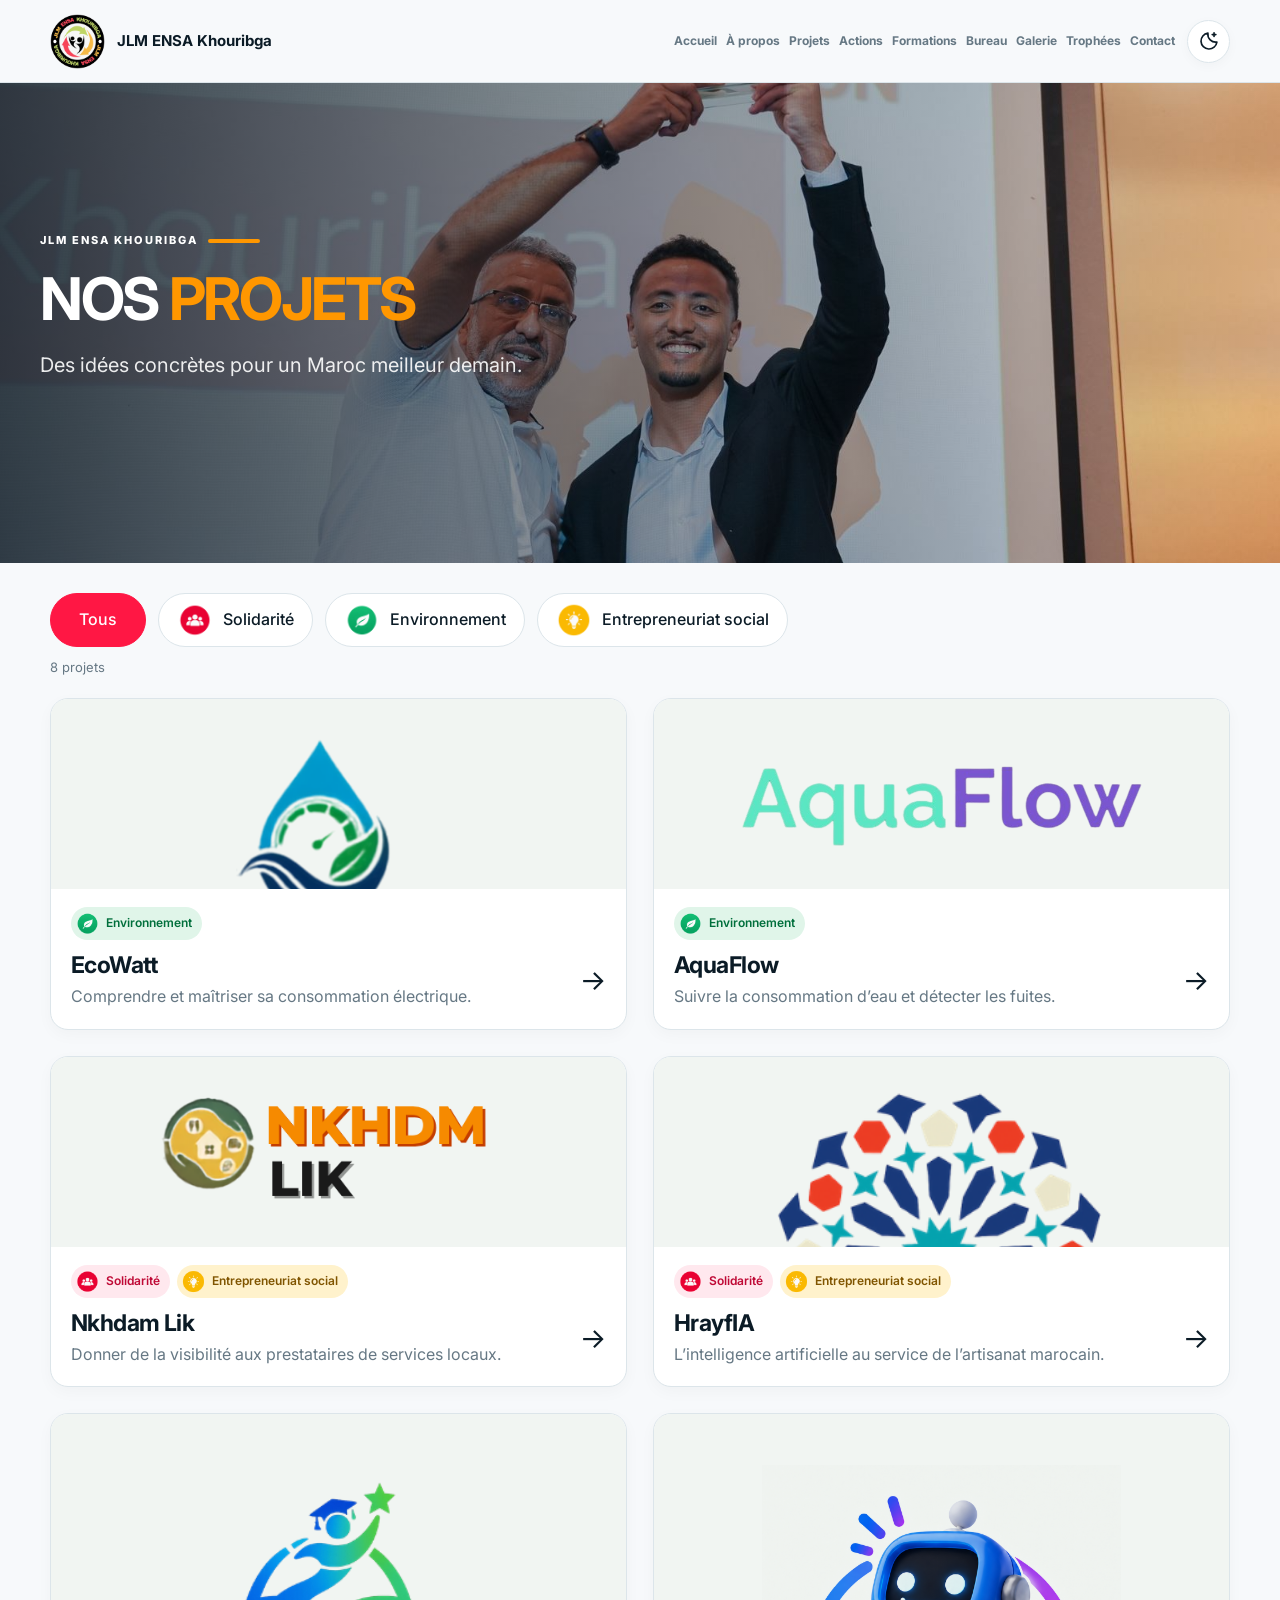
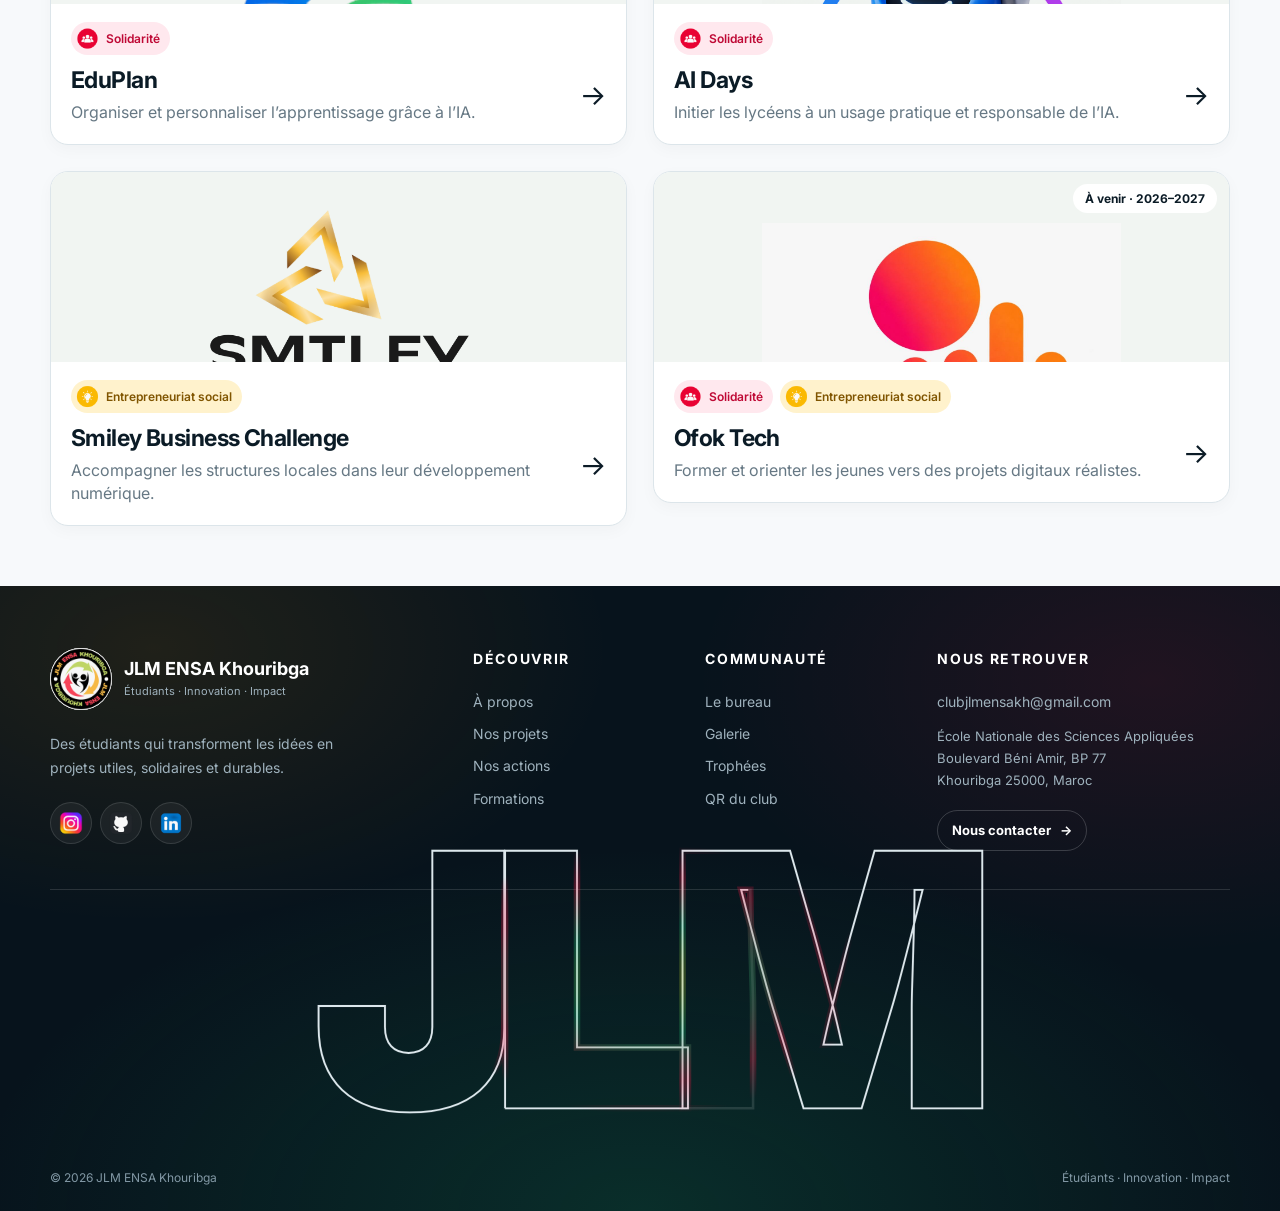
<file: projets.html>
<!doctype html>
<html lang="fr">
<head>
  <meta charset="utf-8">
  <meta name="viewport" content="width=device-width,initial-scale=1">
  <meta name="theme-color" content="#081722">
  <meta name="description" content="Explorez les projets solidaires, environnementaux et entrepreneuriaux portés par le JLM ENSA Khouribga.">
  <meta name="robots" content="index,follow">
  <title>Nos projets | JLM ENSA Khouribga</title>
  <link rel="canonical" href="https://ensakh.jlm.ma/projets.html">
  <meta property="og:type" content="website">
  <meta property="og:locale" content="fr_MA">
  <meta property="og:site_name" content="JLM ENSA Khouribga">
  <meta property="og:title" content="Nos projets | JLM ENSA Khouribga">
  <meta property="og:description" content="Explorez les projets solidaires, environnementaux et entrepreneuriaux portés par le JLM ENSA Khouribga.">
  <meta property="og:url" content="https://ensakh.jlm.ma/projets.html">
  <meta property="og:image" content="https://ensakh.jlm.ma/assets/icon-pack-archive/ensa/jlm_logo.jpeg">
  <link rel="icon" type="image/svg+xml" href="assets/favicon.svg">
  <link rel="stylesheet" href="css/style.css">
</head>
<body data-page="projects"><div id="app"></div><script src="js/data.js"></script><script src="js/app.js"></script></body>
</html>
</file>
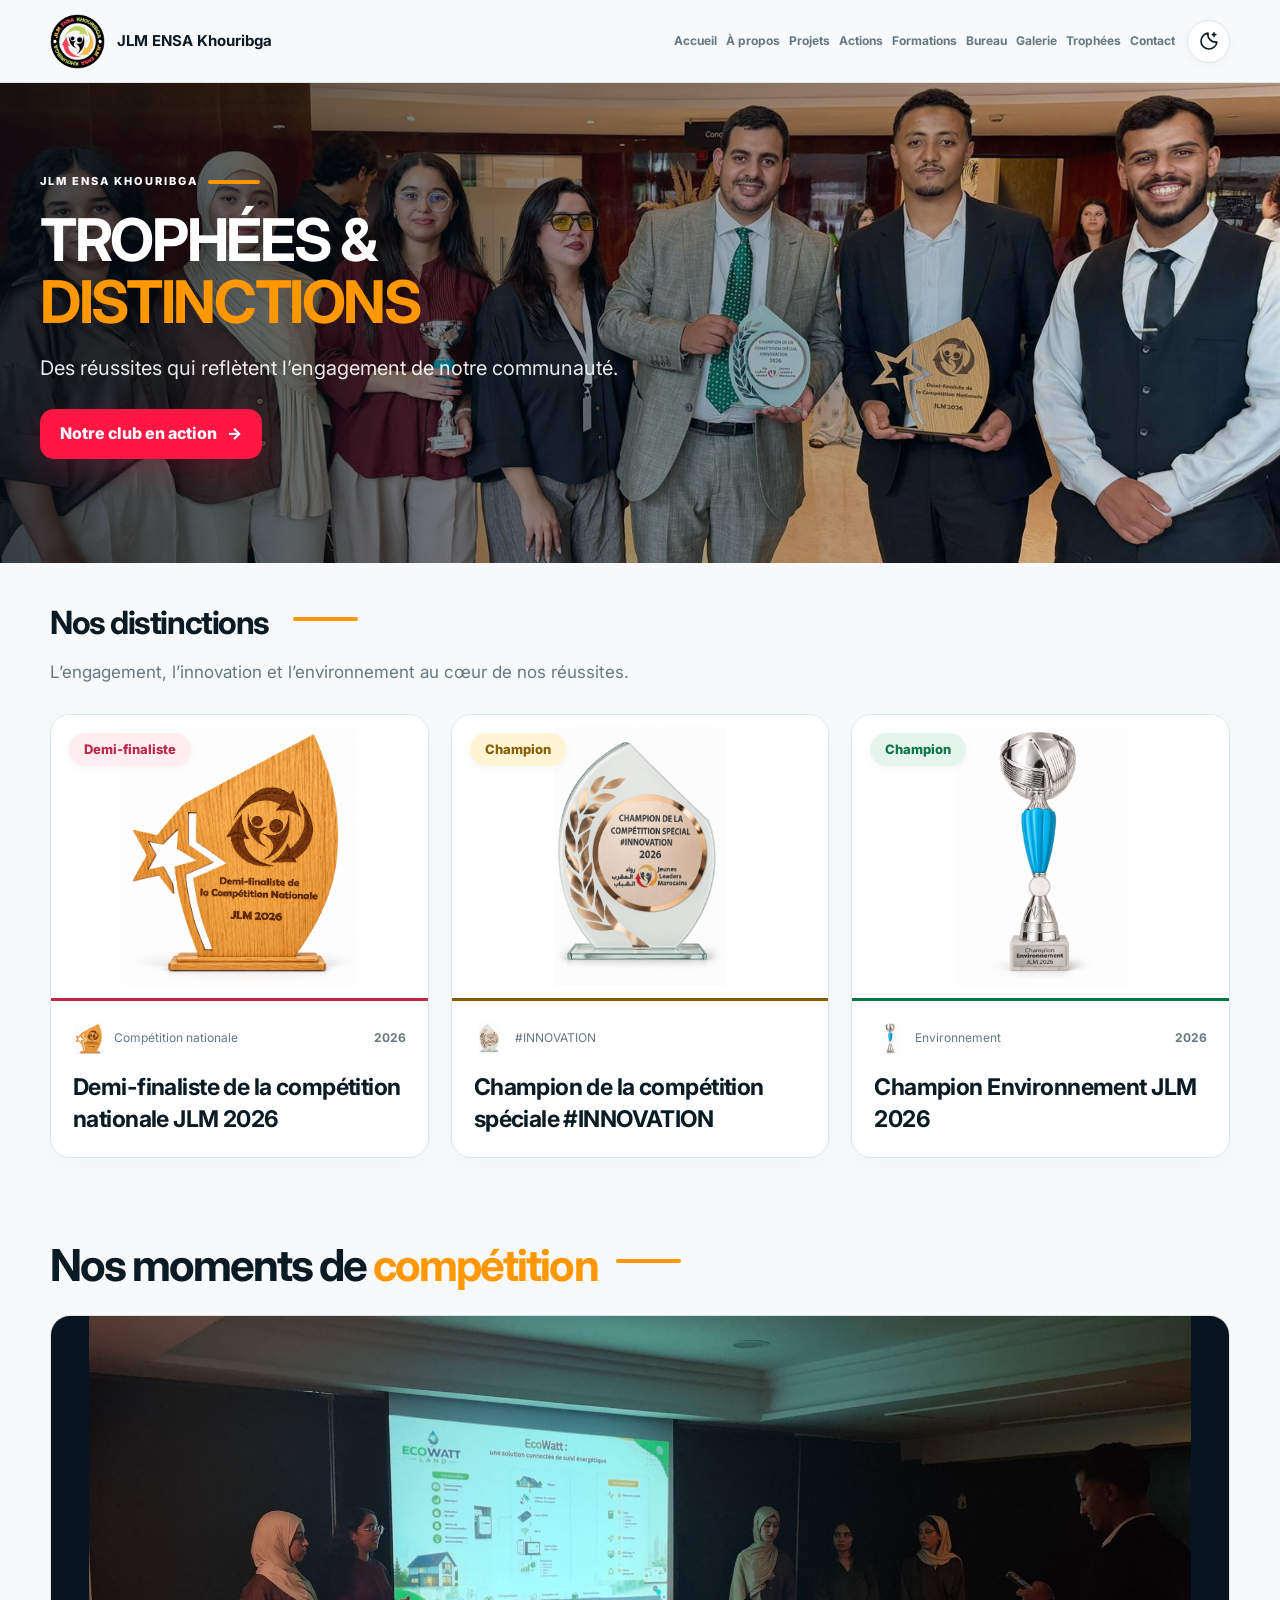
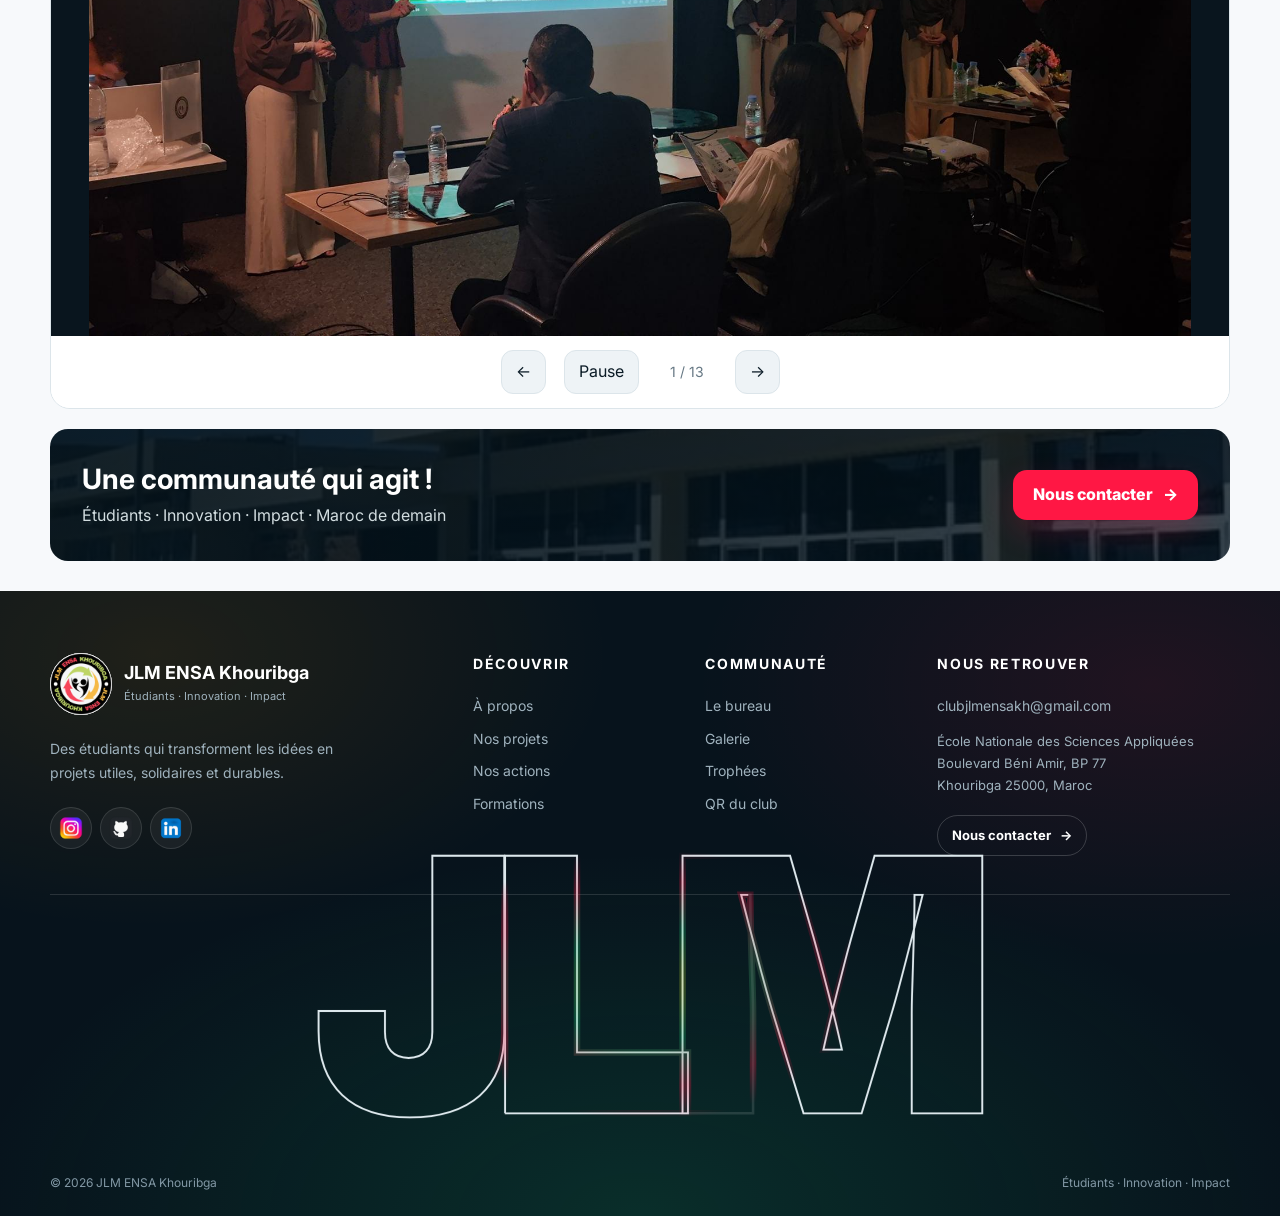
<file: trophees.html>
<!doctype html>
<html lang="fr">
<head>
  <meta charset="utf-8">
  <meta name="viewport" content="width=device-width,initial-scale=1">
  <meta name="theme-color" content="#081722">
  <meta name="description" content="Découvrez les trophées et distinctions du JLM ENSA Khouribga en compétition nationale, innovation et environnement.">
  <meta name="robots" content="index,follow">
  <title>Trophées et distinctions | JLM ENSA Khouribga</title>
  <link rel="canonical" href="https://ensakh.jlm.ma/trophees.html">
  <meta property="og:type" content="website">
  <meta property="og:locale" content="fr_MA">
  <meta property="og:site_name" content="JLM ENSA Khouribga">
  <meta property="og:title" content="Trophées et distinctions | JLM ENSA Khouribga">
  <meta property="og:description" content="Découvrez les trophées et distinctions du JLM ENSA Khouribga en compétition nationale, innovation et environnement.">
  <meta property="og:url" content="https://ensakh.jlm.ma/trophees.html">
  <meta property="og:image" content="https://ensakh.jlm.ma/assets/icon-pack-archive/ensa/jlm_logo.jpeg">
  <link rel="icon" type="image/svg+xml" href="assets/favicon.svg">
  <link rel="stylesheet" href="css/style.css">
</head>
<body data-page="trophies"><div id="app"></div><script src="js/data.js"></script><script src="js/app.js"></script></body>
</html>
</file>
<file: css/style.css>
@import url('https://fonts.googleapis.com/css2?family=Inter:wght@400;500;600;700;800;900&display=swap');
:root{--bg:#f7f9fb;--surface:#fff;--surface2:#eef3f6;--text:#0b1b26;--muted:#667884;--line:#dce5ea;--dark:#081722;--red:#ff1744;--green:#13a86b;--yellow:#ff9700;--shadow:0 18px 50px rgba(8,23,34,.08);--r:24px;--max:1180px}
html.dark{--bg:#071018;--surface:#0c1822;--surface2:#11232e;--text:#f5f8fa;--muted:#9eb0bd;--line:#243844;--shadow:0 18px 50px rgba(0,0,0,.25)}
*{box-sizing:border-box}html{scroll-behavior:smooth}body{margin:0;background:var(--bg);color:var(--text);font-family:Inter,system-ui,sans-serif;line-height:1.6}a{color:inherit;text-decoration:none}button{font:inherit}img{display:block;max-width:100%}.container{width:min(calc(100% - 40px),var(--max));margin:auto}.section{padding:78px 0}.alt{background:var(--surface2);border-block:1px solid var(--line)}
.site-header{position:sticky;top:0;z-index:20;background:color-mix(in srgb,var(--bg) 92%,transparent);backdrop-filter:blur(16px);border-bottom:1px solid var(--line)}.header-inner{min-height:82px;display:flex;align-items:center;gap:22px}.brand{display:flex;align-items:center;gap:12px;min-width:255px}.brand img{width:55px;height:55px}.brand span{display:flex;flex-direction:column;line-height:1.1}.brand b{font-size:17px}.brand small{margin-top:5px;color:var(--muted);font-size:10px;max-width:190px}.ensa-mark{border-left:1px solid var(--line);padding-left:18px}.ensa-mark img{width:175px}.main-nav{margin-left:auto;display:flex;gap:18px;align-items:center}.main-nav a{font-size:13px;font-weight:700;color:var(--muted)}.main-nav a:hover{color:var(--text)}.header-actions{display:flex;gap:8px}.icon-btn{width:43px;height:43px;border:1px solid var(--line);border-radius:13px;background:var(--surface);color:var(--text);cursor:pointer}.menu-toggle{display:none}
.site-header{animation:site-header-enter .65s cubic-bezier(.16,1,.3,1) both}@keyframes site-header-enter{from{opacity:0;transform:translateY(-18px)}to{opacity:1;transform:translateY(0)}}
.hero{position:relative;min-height:500px;display:flex;align-items:center;background-image:var(--hero);background-position:center;background-size:cover;color:#fff;overflow:hidden}.hero.compact{min-height:360px}.hero-shade{position:absolute;inset:0;background:linear-gradient(90deg,rgba(3,13,21,.9),rgba(3,13,21,.6) 48%,rgba(3,13,21,.15))}.hero-content{position:relative;z-index:2;padding:72px 0;max-width:780px}.eyebrow,.kicker{text-transform:uppercase;letter-spacing:.18em;font-size:11px;font-weight:800}.eyebrow{display:flex;align-items:center;gap:10px}.eyebrow b{width:52px;height:4px;background:var(--yellow);border-radius:99px}.hero h1{font-size:clamp(44px,7vw,82px);line-height:.98;letter-spacing:-.055em;text-transform:uppercase;margin:18px 0}.hero h1 strong{color:var(--yellow)}.hero p{font-size:clamp(17px,2vw,22px);max-width:690px;color:rgba(255,255,255,.9)}.hero-actions{display:flex;flex-wrap:wrap;gap:12px;margin-top:28px}.btn{display:inline-flex;align-items:center;justify-content:center;gap:10px;min-height:50px;padding:0 20px;border:0;border-radius:14px;background:var(--red);color:#fff;font-weight:800;cursor:pointer;box-shadow:0 12px 30px rgba(255,23,68,.18);transition:.2s}.btn:hover{transform:translateY(-2px)}.btn.ghost{background:rgba(255,255,255,.08);border:1px solid rgba(255,255,255,.45);box-shadow:none}.darkbtn{color:var(--text);background:var(--surface);border:1px solid var(--line)}
.section-heading{display:flex;align-items:center;justify-content:space-between;gap:18px;margin-bottom:28px}.section-heading h2{font-size:clamp(30px,4vw,44px);line-height:1;margin:8px 0 0;letter-spacing:-.045em}.section-heading h2 em{font-style:normal;color:var(--yellow)}.section-heading i{width:65px;height:4px;border-radius:99px;background:var(--yellow)}.intro{color:var(--muted);font-size:17px;margin:-8px 0 28px}.grid{display:grid;gap:20px}.grid.two{grid-template-columns:repeat(2,1fr)}.grid.three{grid-template-columns:repeat(3,1fr)}.grid.four{grid-template-columns:repeat(4,1fr)}
.mini-card,.theme,.format,.info,.prose,.person,.leader,.card,.detail-head>div,.detail-head article,.detail-body aside,.detail-body article,.qr{border:1px solid var(--line);background:var(--surface);border-radius:var(--r);box-shadow:var(--shadow)}.mini-card{padding:28px 20px;text-align:center}.round{width:64px;height:64px;border-radius:19px;display:grid;place-items:center;margin:0 auto 17px;color:#fff;overflow:hidden;font-weight:900;font-size:22px}.round img{width:100%;height:100%;object-fit:contain}.red{background:var(--red)}.green{background:var(--green)}.yellow{background:var(--yellow)}.blue{background:#2e7df6}.purple{background:#7b61ff}.dark{background:var(--dark)}.mini-card h3{margin:0 0 6px;font-size:18px}.mini-card p,.theme p,.format p,.info p,.prose p,.person small{margin:0;color:var(--muted)}
.theme{display:flex;align-items:center;gap:16px;padding:20px}.theme-icon{width:68px;height:68px;flex:0 0 68px;border-radius:18px;background:var(--surface2);padding:5px}.theme-icon img{width:100%;height:100%;object-fit:contain;border-radius:50%}.theme h3{font-size:16px;line-height:1.25;margin:0 0 5px}.format{padding:14px}.format>div{height:145px;border-radius:18px;background:var(--surface2);overflow:hidden}.format img{width:100%;height:100%;object-fit:cover}.format h3{margin:16px 8px 4px}.format p{margin:0 8px 12px;font-size:13px}.card{overflow:hidden;display:flex;flex-direction:column;transition:.2s}.card:hover{transform:translateY(-5px);box-shadow:0 26px 60px rgba(8,23,34,.13)}.card-media{position:relative;height:230px;background:var(--surface2)}.card-media img{width:100%;height:100%;object-fit:cover}.pill{position:absolute;left:14px;bottom:14px;border-radius:99px;padding:6px 11px;font-size:11px;font-weight:800;background:#fff;color:#111}.pill.red{background:#ffe7ed;color:#c60a31}.pill.green{background:#e2f6ed;color:#087d4e}.pill.yellow{background:#fff0d6;color:#9c6a00}.card-body{padding:20px}.card-body small{color:var(--muted);font-size:11px;text-transform:uppercase;letter-spacing:.1em}.card-body h3{margin:6px 0 7px;font-size:22px}.card-body p{color:var(--muted);min-height:52px;margin:0 0 18px}.card-body>b,.section-link a{font-weight:800}.section-link{margin-top:22px;text-align:right}.section-link a{color:var(--red)}
.stats{display:grid;grid-template-columns:repeat(4,1fr);border:1px solid var(--line);background:var(--surface);border-radius:var(--r);overflow:hidden}.stats div{text-align:center;padding:30px 12px;border-right:1px solid var(--line)}.stats div:last-child{border-right:0}.stats b{display:block;font-size:36px;letter-spacing:-.05em}.stats span{color:var(--muted);font-size:13px}.cta{margin-top:10px;margin-bottom:75px;padding:32px;border-radius:28px;background:linear-gradient(100deg,rgba(3,13,21,.95),rgba(3,13,21,.72)),url('../assets/photos/hero/ensa-campus.png') center/cover;color:#fff;display:flex;align-items:center;justify-content:space-between;gap:20px}.cta>div>span{font-size:10px;letter-spacing:.16em;color:#b9c7cf}.cta h2{font-size:32px;margin:7px 0}.cta p{margin:0;color:#c5d0d6}
.info{padding:30px;display:flex;gap:18px;align-items:flex-start}.info .round{margin:0;flex:0 0 64px}.info h2{margin:2px 0 7px}.prose{padding:34px}.prose p{font-size:17px}.prose p+p{margin-top:16px}.filters{display:flex;flex-wrap:wrap;gap:9px;margin-bottom:26px}.filters button{border:1px solid var(--line);background:var(--surface);color:var(--text);border-radius:99px;padding:10px 14px;font-weight:700;cursor:pointer}.filters button.active{background:var(--red);color:#fff;border-color:var(--red)}.filter-item[hidden]{display:none!important}
.leader{padding:24px;display:grid;grid-template-columns:290px 1fr;gap:30px;align-items:center}.leader>div:first-child img{width:100%;aspect-ratio:1;border-radius:20px;object-fit:cover}.leader h1{font-size:clamp(34px,5vw,56px);margin:12px 0 0;letter-spacing:-.05em}.leader h3{color:var(--muted);margin:3px 0 15px}.leader p{color:var(--muted);font-size:20px;font-style:italic}.person{overflow:hidden}.person>img{width:100%;aspect-ratio:4/3;object-fit:cover}.person>div{padding:17px;position:relative}.person .round{width:48px;height:48px;border:4px solid var(--surface);position:absolute;top:-28px;left:15px;margin:0}.person h3{margin:18px 0 3px}.person b,.person small{display:block}.person small{margin-top:3px}
.gallery{display:grid;grid-template-columns:repeat(3,1fr);gap:20px}.gallery-item{position:relative;min-height:310px;border:1px solid var(--line);border-radius:24px;overflow:hidden;background:var(--surface)}.gallery-item img{width:100%;height:100%;min-height:310px;object-fit:cover}.gallery-item>div{position:absolute;inset:auto 0 0;padding:55px 20px 18px;background:linear-gradient(transparent,rgba(0,0,0,.78));color:#fff}.gallery-item b,.gallery-item span{display:block}.gallery-item span{font-size:12px;color:#d5dfe4;margin-top:3px}
.back{display:inline-block;color:var(--muted);font-weight:800;margin-bottom:20px}.detail-head{display:grid;grid-template-columns:1.25fr .75fr;gap:22px}.detail-head>div{min-height:410px;overflow:hidden}.detail-head>div img{width:100%;height:100%;object-fit:cover}.detail-head article{padding:34px;display:flex;flex-direction:column;justify-content:center}.detail-head article small{color:var(--muted);margin-top:15px}.detail-head h1{font-size:clamp(44px,6vw,72px);line-height:.98;letter-spacing:-.055em;margin:14px 0}.detail-head p{font-size:20px;color:var(--muted)}.detail-body{display:grid;grid-template-columns:1.25fr .75fr;gap:22px;margin-top:22px}.detail-body article{padding:10px 28px 32px;box-shadow:none}.detail-body article .section-heading{margin-top:28px}.detail-body article>p{color:var(--muted);font-size:17px}.detail-body ul{padding-left:20px}.detail-body li{padding:9px 0;color:var(--muted)}.result-grid{display:grid;grid-template-columns:repeat(3,1fr);gap:10px}.result-grid div{border:1px solid var(--line);border-radius:15px;padding:16px}.result-grid b,.result-grid span{display:block}.result-grid b{color:var(--red);font-size:12px}.result-grid span{font-weight:700;margin-top:5px}.detail-body aside{height:max-content;padding:24px;position:sticky;top:105px}.detail-body aside span{font-size:10px;letter-spacing:.15em;color:var(--muted)}.detail-body aside h3{font-size:28px;margin:7px 0}.detail-body aside p{color:var(--muted)}
.empty{text-align:center;min-height:55vh}.empty h1{font-size:48px}.qr{margin:70px auto;padding:36px;display:grid;grid-template-columns:1fr 320px;gap:30px;align-items:center}.qr h1{font-size:clamp(36px,5vw,60px);line-height:1;margin:12px 0}.qr p{color:var(--muted);font-size:17px}.qr code{display:block;padding:12px;border-radius:12px;background:var(--surface2);word-break:break-all;margin:20px 0;color:var(--muted)}.qrbox{display:grid;place-items:center;min-height:300px;background:#fff;border-radius:22px;border:1px solid var(--line)}
footer{background:#07141d;color:#fff;padding:34px 0 22px}.footer-top{display:flex;justify-content:space-between;align-items:center;gap:20px;padding-bottom:24px;border-bottom:1px solid rgba(255,255,255,.14)}.footer-brand{display:flex;align-items:center;gap:12px}.footer-brand img{width:55px}.footer-brand small{display:block;color:#a8bbc6;font-size:11px;margin-top:4px}.socials{display:flex;gap:8px}.socials a{width:40px;height:40px;border-radius:12px;background:#102531;display:grid;place-items:center;font-weight:800}.footer-bottom{display:flex;justify-content:space-between;gap:20px;padding-top:17px;color:#9fb2bd;font-size:12px}
.home .slide{position:absolute;inset:0;background:var(--hero) center/cover;opacity:0;transform:scale(1.03);transition:opacity .8s,transform 1.2s}.home .slide.active{opacity:1;transform:scale(1)}.home .hero-shade{z-index:1}.home .hero-content{z-index:2}.dots{position:absolute;z-index:4;bottom:25px;left:50%;transform:translateX(-50%);display:flex;gap:8px}.dots button{width:9px;height:9px;border:0;border-radius:99px;background:rgba(255,255,255,.5);padding:0;cursor:pointer}.dots button.active{width:28px;background:var(--yellow)}
@media(max-width:1050px){.main-nav{display:none;position:absolute;left:0;right:0;top:82px;background:var(--bg);border-bottom:1px solid var(--line);padding:18px 20px;flex-direction:column;align-items:stretch}.main-nav.open{display:flex}.menu-toggle{display:block}.ensa-mark{display:none}.grid.four{grid-template-columns:repeat(2,1fr)}}
@media(max-width:760px){.container{width:min(calc(100% - 24px),var(--max))}.section{padding:52px 0}.brand{min-width:0}.brand img{width:48px}.brand b{font-size:14px}.brand small{font-size:9px}.hero,.hero.compact{min-height:430px}.hero-content{padding:58px 0}.hero h1{font-size:48px}.hero-actions{flex-direction:column;align-items:stretch}.grid.two,.grid.three,.grid.four,.gallery,.detail-head,.detail-body,.qr{grid-template-columns:1fr}.stats{grid-template-columns:1fr 1fr}.stats div{border-bottom:1px solid var(--line)}.stats div:nth-child(2){border-right:0}.stats div:nth-child(3),.stats div:nth-child(4){border-bottom:0}.leader{grid-template-columns:1fr}.result-grid{grid-template-columns:1fr}.cta{flex-direction:column;align-items:flex-start}.footer-top,.footer-bottom{flex-direction:column;align-items:flex-start}.detail-body aside{position:static}.gallery-item{min-height:250px}.gallery-item img{min-height:250px}}
@media(prefers-reduced-motion:reduce){*{scroll-behavior:auto!important;transition:none!important}.home .slide{transition:none}}

/* Archive artwork already includes its own colored background. */
.brand img,.footer-brand>img{object-fit:contain;border-radius:50%;flex-shrink:0}
.ensa-mark{flex-shrink:0}
.ensa-mark img{object-fit:contain;background:#fff;border-radius:6px}
.mini-card .round{width:88px;height:88px;border-radius:50%;background:transparent}
.theme-icon{background:transparent;padding:0}
.format>div{background:transparent;display:grid;place-items:center}
.format img{width:110px;height:110px;object-fit:contain}
.action-shortcuts .info{align-items:center;padding:24px;gap:20px}
.action-shortcuts img{width:76px;height:76px;object-fit:contain;flex-shrink:0}
.action-shortcuts h3{margin:0 0 5px;font-size:20px;line-height:1.3}
.action-shortcuts .info>span{margin-left:auto;font-size:28px}
.stats .stat{display:flex;align-items:center;justify-content:center;gap:16px;background:transparent;text-align:left}
.stats .stat>img{width:62px;height:62px;object-fit:contain;flex-shrink:0}
.stats .stat-copy{padding:0;border:0;text-align:left}
.stats .stat.red b{color:#ff003b}.stats .stat.green b{color:#008c48}.stats .stat.yellow b{color:#ffb600}
.stats .stat span{display:block;line-height:1.4}
.socials img{width:30px;height:30px;object-fit:contain}
.social-pending{width:40px;height:40px;display:grid;place-items:center;opacity:.5;cursor:default}
.cta{background-image:linear-gradient(100deg,rgba(3,13,21,.95),rgba(3,13,21,.72)),url('../assets/icon-pack-archive/ensa/ensa.jpeg')}
@media(max-width:1050px){.ensa-mark{display:block;margin-left:auto}.header-actions{margin-left:auto}}
@media(max-width:760px){.header-inner{gap:10px;flex-wrap:wrap;padding-block:10px}.ensa-mark{padding-left:10px}.ensa-mark img{width:110px}.header-actions{gap:5px}.icon-btn{width:36px;height:36px}.brand{gap:8px}.brand b{font-size:12px}.brand small{max-width:150px}.stats .stat{padding:20px 10px;gap:10px}.stats .stat>img{width:42px;height:42px}.stats b{font-size:28px}.stats span{font-size:11px}.action-shortcuts .info{padding:20px;gap:14px}.action-shortcuts img{width:60px;height:60px}.main-nav{top:100%}}
@media(max-width:440px){.header-inner .brand{flex:1}.header-inner .ensa-mark{order:3;width:100%;padding:6px 0 0;border:0;margin:0;display:flex;justify-content:center}.ensa-mark img{width:130px}.action-shortcuts h3{font-size:17px}}

/* Bureau: each role badge overlaps the edge of its member's portrait. */
body[data-page="team"] .hero{min-height:460px;background-position:center 58%}
body[data-page="team"] .hero-content{max-width:var(--max)}
body[data-page="team"] .hero h1{max-width:700px;font-size:clamp(40px,6vw,68px)}
body[data-page="team"] .hero p{max-width:510px}
body[data-page="team"] .hero-shade{background:linear-gradient(90deg,rgba(3,13,21,.88),rgba(3,13,21,.5) 48%,rgba(3,13,21,.08))}
.team-lead-section{position:relative;margin-top:-22px;padding-top:0;scroll-margin-top:110px}
.team-leader{grid-template-columns:minmax(220px,320px) 1fr;padding:30px;gap:46px;background:linear-gradient(120deg,var(--surface),color-mix(in srgb,var(--red) 5%,var(--surface)))}
.member-portrait{position:relative;width:100%;aspect-ratio:2/3;border-radius:16px;background:var(--surface2)}
.member-portrait>img{width:100%;height:100%;object-fit:contain;object-position:center;border-radius:inherit;background:var(--surface2)}
.member-role-icon{position:absolute;bottom:-20px;left:10px;width:74px;height:74px;padding:8px;display:grid;place-items:center;border:3px solid var(--surface);border-radius:50%;background:var(--surface);box-shadow:0 4px 15px #08172220}
.member-role-icon img{width:100%;height:100%;object-fit:contain}
.team-leader>.member-portrait>img{width:100%;height:100%;object-fit:contain;object-position:center}
.team-leader .member-role-icon{top:-14px;left:-14px;bottom:auto;width:88px;height:88px}
.team-leader .member-role-icon img{width:100%;height:100%;border-radius:0;object-fit:contain}
.member-label{display:inline-block;padding:5px 12px;border-radius:7px;color:var(--red);background:color-mix(in srgb,var(--red) 10%,var(--surface));font-size:14px;font-weight:700}
.team-leader h2{font-size:clamp(28px,4vw,44px);line-height:1.15;margin:20px 0 12px;letter-spacing:-.035em}
.team-leader .leader-motto{max-width:360px;color:var(--muted);font-size:21px;font-style:italic}
.team-members{padding-top:0}
.team-person{padding:14px;overflow:visible}
.team-person>.member-portrait{padding:0}
.team-person>.member-copy{padding:30px 4px 10px}
.team-person h3{font-size:18px;line-height:1.45;margin:0;overflow-wrap:break-word}
.member-copy .member-role{margin:6px 0;color:var(--muted);font-size:16px;font-style:normal}
.member-copy .member-field{font-style:normal;font-size:15px}
@media(min-width:761px) and (max-width:1050px){.team-grid{grid-template-columns:repeat(2,minmax(0,1fr))}}
@media(max-width:760px){.team-leader{grid-template-columns:1fr;padding:24px;gap:20px}.team-leader>.member-portrait{width:100%;max-width:360px;margin:auto}.team-leader .member-role-icon{width:76px;height:76px;left:-10px;top:-10px}.team-grid{grid-template-columns:1fr}.team-lead-section{scroll-margin-top:170px}body[data-page="team"] .hero{min-height:420px}.team-leader h2{margin-top:14px}}

/* About page: dedicated layout, keeping the club history intact. */
body[data-page="about"] main{padding-top:0}
body[data-page="about"] .section{padding-block:28px}
body[data-page="about"] .section-heading{justify-content:flex-start;margin-bottom:24px}
body[data-page="about"] .section-heading .kicker{display:none}
body[data-page="about"] .section-heading h2{font-size:32px;letter-spacing:-.03em;margin:0}
body[data-page="about"] .section-heading h2 em{color:var(--text)}
body[data-page="about"] .section-heading i{width:58px;height:3px;background:#ffbd00}
.about-hero{width:min(calc(100% - 40px),var(--max));margin:auto;min-height:480px;border-radius:0 0 22px 22px;background-position:center}
.about-hero .hero-content{width:100%;max-width:none;padding:48px 38px}
.about-hero h1{font-size:clamp(42px,5.6vw,66px);letter-spacing:-.035em}
.about-hero h1 strong{color:#ffc400}.about-hero h1 .club-green{color:#19bd70}
.about-hero p{line-height:1.35;max-width:420px}
.about-hero .hero-shade{background:linear-gradient(90deg,rgba(3,13,21,.88),rgba(3,13,21,.5) 45%,rgba(3,13,21,.06))}
.about-quote{position:absolute;z-index:2;right:30px;bottom:28px;margin:0;max-width:240px;font-family:Georgia,serif;font-size:24px;font-style:italic;line-height:1.25;text-align:center;transform:rotate(-6deg);text-shadow:0 2px 8px #000}
.about-quote::after{content:"";display:block;width:100px;height:4px;background:#ffc400;margin:14px auto 0}
.about-purpose-card{padding:28px;border-radius:20px;background:var(--surface2)}
.about-purpose-card h2{display:flex;align-items:center;gap:22px;font-size:27px;line-height:1.2;margin:0 0 24px;letter-spacing:-.035em}
.about-purpose-card h2::before{content:"";width:55px;height:3px;background:#ffbd00;flex-shrink:0}
.about-purpose-card>div{display:flex;align-items:center;gap:26px}
.about-purpose-card img{width:108px;height:108px;object-fit:contain;flex-shrink:0}
.about-purpose-card p{margin:0;color:var(--muted);font-size:18px;line-height:1.55}
.about-values .mini-card{border:0;background:transparent;box-shadow:none;padding:0 8px}
.about-values .mini-card .round{width:104px;height:104px;margin-bottom:12px}
.about-values .mini-card h3,.about-pillars .mini-card h3{font-size:19px;line-height:1.3}
.about-values .mini-card p,.about-pillars .mini-card p{font-size:16px;line-height:1.5}
.about-pillars .mini-card{padding:28px 18px;background:var(--surface2);box-shadow:none;border-radius:16px}
.about-pillars .mini-card .round{width:76px;height:76px;border-radius:0;margin-bottom:16px}
.about-cta{position:relative;isolation:isolate;overflow:hidden;display:flex;align-items:center;justify-content:space-between;gap:24px;margin-block:18px 32px;padding:30px;border-radius:20px;background:var(--surface2)}
.about-cta::after{content:"";position:absolute;z-index:-1;right:-70px;bottom:-190px;width:300px;height:300px;border:45px solid color-mix(in srgb,var(--green) 12%,transparent);border-radius:50%}
.about-cta h2{font-size:30px;margin:0 0 4px;letter-spacing:-.035em}.about-cta h2::before{content:"";display:block;width:56px;height:3px;background:#ffbd00;margin-bottom:18px}
.about-cta p{margin:0;color:var(--muted)}.about-cta .btn{flex-shrink:0}
@media(max-width:1050px){.about-purpose-card{padding:24px}.about-purpose-card>div{gap:18px}.about-purpose-card img{width:80px;height:80px}.about-purpose-card h2{font-size:24px;gap:16px}.about-purpose-card h2::before{width:35px}}
@media(max-width:760px){.about-hero{width:calc(100% - 24px)}.about-hero .hero-content{padding:38px 24px}.about-quote{position:relative;right:auto;bottom:auto;align-self:flex-end;margin:0 26px 30px;font-size:19px}.about-hero{flex-direction:column;align-items:stretch}.about-values .grid,.about-pillars .grid{grid-template-columns:repeat(2,minmax(0,1fr));gap:24px 14px}.about-values .mini-card .round{width:84px;height:84px}.about-pillars .mini-card{padding:22px 10px}.about-cta{flex-direction:column;align-items:flex-start;padding:24px}.about-cta .btn{width:100%}body[data-page="about"] .section-heading h2{font-size:28px}}
@media(max-width:600px){.about-purpose-card>div{flex-direction:column;align-items:flex-start}.about-purpose-card p{min-width:0;overflow-wrap:anywhere}}
@media(max-width:380px){.about-purpose-card>div{flex-direction:column;align-items:flex-start}.about-values .grid,.about-pillars .grid{grid-template-columns:1fr}}

/* Projects: report-based criteria and direct project links. */
.sr-only{position:absolute;width:1px;height:1px;padding:0;margin:-1px;overflow:hidden;clip-path:inset(50%);white-space:nowrap;border:0}
body[data-page="projects"] .hero{width:min(calc(100% - 40px),var(--max));margin:auto;border-radius:0 0 22px 22px;min-height:310px}
body[data-page="projects"] .hero-content{width:100%;max-width:none;padding:45px 38px}
body[data-page="projects"] .hero h1{font-size:clamp(44px,6vw,70px)}
body[data-page="projects"] .hero p{max-width:530px}
.projects-section{padding:30px 0 38px}
.project-filters{gap:12px;margin-bottom:10px}
.project-filters button{display:flex;align-items:center;gap:10px;padding:8px 18px;font-weight:500;min-height:52px}
.project-filters button:first-child{padding-inline:28px}
.project-filters img{width:36px;height:36px;object-fit:contain;flex-shrink:0}
.project-count{font-size:13px;color:var(--muted);margin:0 0 20px}
.project-grid{gap:26px;align-items:start}
.project-filter-item[hidden]{display:none!important}
.project-card{display:block;border:1px solid var(--line);border-radius:18px;background:var(--surface);box-shadow:0 5px 16px #08172208;overflow:hidden;height:100%;transition:border-color .2s,box-shadow .2s}
.project-card:hover{border-color:color-mix(in srgb,var(--green) 45%,var(--line));box-shadow:0 8px 24px #08172212}
.project-card-heading{display:flex;align-items:center;justify-content:space-between;gap:18px;margin-top:12px}
.project-card-heading h3{margin:0 0 6px;font-size:23px;line-height:1.2;letter-spacing:-.025em;overflow-wrap:anywhere}
.project-card-heading p{margin:0}
.project-card:hover .project-arrow{transform:translateX(4px)}
.project-cover{height:190px;position:relative;background:var(--surface2);overflow:hidden}
.project-cover>img{width:100%;height:100%;object-fit:cover}
.project-cover.illustrated{display:grid;place-items:center;background:radial-gradient(ellipse at 25% 10%,#ffe8a6,transparent 65%),linear-gradient(125deg,#f0f6f3,#d9eae3)}
.project-cover.illustrated>img{width:120px;height:120px;object-fit:contain}
.project-planned{position:absolute;top:12px;right:12px;padding:5px 12px;border-radius:99px;background:var(--surface);color:var(--text);font-size:12px;font-weight:700}
.project-card-body{padding:18px 20px 20px}
.project-badges{display:flex;flex-wrap:wrap;gap:7px;align-items:center}
.project-badge{display:inline-flex;align-items:center;gap:6px;border-radius:99px;padding:4px 10px 4px 4px;font-size:12px;font-weight:600;line-height:1.35}
.project-badge img{width:25px;height:25px;object-fit:contain;flex-shrink:0}
.project-badge.red{background:#ffe8ee;color:#bf0935}.project-badge.green{background:#e0f5e9;color:#006f3c}.project-badge.yellow{background:#fff2cc;color:#805500}
.project-short{display:block;color:var(--muted);font-size:16px;line-height:1.45}
.project-arrow{font-size:28px;flex-shrink:0;transition:transform .2s}
.project-featured{display:grid;grid-template-columns:1fr 1fr auto;align-items:center;gap:26px;padding:24px 28px;border-radius:20px;margin-bottom:36px;background:color-mix(in srgb,var(--green) 7%,var(--surface))}
.featured-label{display:inline-block;background:#00894c;color:white;padding:5px 14px;border-radius:99px;font-size:13px;font-weight:600}
.project-featured h2{font-size:30px;line-height:1.2;margin:12px 0 6px}.project-featured p{color:var(--muted);margin:0 0 12px}
.project-featured>img{width:100%;height:175px;object-fit:cover;border-radius:15px}
.project-featured .btn{border-radius:99px}
.project-description{max-width:960px;margin:32px auto 0}
.project-description .description-panel{--panel-accent:#edb000;margin-bottom:22px;padding:28px 30px;border:1px solid var(--line);border-left:4px solid var(--panel-accent);border-radius:18px;background:var(--surface);box-shadow:0 5px 20px #08172204}
.project-description .project-impact{--panel-accent:#13a86b;background:linear-gradient(110deg,color-mix(in srgb,var(--green) 8%,var(--surface)),var(--surface))}
.project-description .project-technologies{--panel-accent:#2e7df6}
.project-description h2{display:flex;align-items:center;gap:14px;font-size:24px;line-height:1.3;margin:0 0 18px;letter-spacing:-.025em}
.description-icon{display:grid;place-items:center;flex-shrink:0;width:42px;height:42px}
.description-icon img{width:100%;height:100%;object-fit:contain}
.project-description p{color:var(--muted);font-size:17px;line-height:1.8;margin:0}
.technology-list{display:flex;flex-wrap:wrap;gap:10px;list-style:none;padding:0;margin:0}
.technology-list li{display:flex;align-items:center;gap:8px;padding:8px 13px;background:color-mix(in srgb,#2e7df6 5%,var(--surface));border:1px solid color-mix(in srgb,#2e7df6 16%,var(--line));border-radius:9px;font-size:14px}
.technology-list li::before{content:"";width:6px;height:6px;border-radius:50%;background:#2e7df6;flex-shrink:0}
.project-detail .detail-head h1{font-size:clamp(32px,4.5vw,60px);overflow-wrap:anywhere;line-height:1.1}
.project-detail .project-cover{height:100%}
.project-detail .project-cover.illustrated>img{width:180px;height:180px}
.project-card:focus-visible,.project-filters button:focus-visible{outline:3px solid var(--green);outline-offset:5px}
@media(max-width:1050px){.project-featured{grid-template-columns:1fr 1fr}.project-featured .btn{grid-column:1/-1;justify-self:start}}
@media(max-width:760px){body[data-page="projects"] .hero{width:calc(100% - 24px);min-height:280px}body[data-page="projects"] .hero-content{padding:36px 24px}.project-filters{gap:8px}.project-filters button{font-size:13px;padding:6px 12px;min-height:44px}.project-filters img{width:28px;height:28px}.project-grid{grid-template-columns:1fr}.project-cover{height:180px}.project-card-body{padding:16px}.project-card-heading h3{font-size:21px}.project-featured{grid-template-columns:1fr;padding:22px}.project-featured .btn{width:100%}.project-detail .detail-head>div{min-height:230px}.project-detail .detail-head article{padding:24px}.project-description{padding:0 6px}}

/* Contact */
body[data-page="contact"] .hero{width:min(calc(100% - 40px),var(--max));margin:auto;min-height:360px;border-radius:0 0 20px 20px}
body[data-page="contact"] .hero-content{max-width:none;width:100%;padding:44px 38px}
body[data-page="contact"] .hero h1{text-transform:none;font-size:clamp(48px,7vw,76px)}
body[data-page="contact"] .hero p{max-width:490px;line-height:1.5}
.contact-panel{position:relative;border:1px solid var(--line);border-radius:22px;padding:30px;background:var(--surface);box-shadow:0 8px 28px #08172206;margin-bottom:20px}
.contact-form-panel{margin-top:-12px;scroll-margin-top:130px}
.contact-panel h2{display:flex;align-items:center;gap:22px;margin:0 0 12px;font-size:clamp(24px,3vw,32px);line-height:1.3;letter-spacing:-.03em}
.contact-panel h2::after{content:"";width:46px;height:3px;background:#ffbd00;flex-shrink:0}
.contact-intro{color:var(--muted);font-size:18px;line-height:1.6;margin:0 0 22px}
.contact-field{display:flex;align-items:center;gap:22px;position:relative;padding:16px 20px;border:1px solid var(--line);border-radius:13px;background:var(--bg);margin-bottom:14px}
.contact-field>img{width:28px;height:28px;object-fit:contain;flex-shrink:0}
.contact-field input,.contact-field textarea{width:100%;min-width:0;background:transparent;border:0;color:var(--text);font:inherit;font-size:17px;outline:none}
.contact-field input::placeholder,.contact-field textarea::placeholder{color:var(--muted);opacity:1}
.contact-field:focus-within{outline:2px solid var(--green);outline-offset:2px}
.contact-message{align-items:flex-start;padding-bottom:35px}
.contact-message textarea{resize:vertical;min-height:130px}
.message-count{position:absolute;right:18px;bottom:10px;color:var(--muted);font-size:13px}
.contact-submit{width:100%;font-size:18px;min-height:56px;gap:26px}
.contact-status{color:var(--muted);font-size:14px;margin:12px 0 0}.contact-status:empty{display:none}
.contact-coordinates{display:grid;grid-template-columns:1fr 1fr;gap:30px}
.contact-coordinate{display:flex;align-items:center;gap:22px;margin:28px 0}
.contact-coordinate>img{width:64px;height:64px;object-fit:contain;flex-shrink:0}
.contact-coordinate h3,.contact-follow h3{margin:0 0 5px;font-size:19px;line-height:1.3}
.contact-coordinate address,.contact-coordinate a{font-style:normal;color:var(--muted);font-size:16px;line-height:1.5;overflow-wrap:anywhere}
.contact-coordinate a:hover{color:var(--red)}
.contact-follow{border-top:1px solid var(--line);padding-top:18px}
.contact-follow .socials{margin-top:12px;gap:16px}
.contact-follow .socials a{background:transparent}
.contact-follow .socials img{width:40px;height:40px}
.contact-map{position:relative;min-height:370px;border-radius:16px;overflow:hidden;background:var(--surface2)}
.contact-map iframe{width:100%;height:100%;min-height:370px;border:0;display:block}
.map-link{position:absolute;left:14px;right:14px;bottom:14px;display:flex;align-items:center;justify-content:center;gap:10px;padding:14px;background:var(--surface);border:1px solid var(--line);border-radius:10px;box-shadow:0 4px 15px #08172220;font-size:15px}
.map-link img{width:23px;height:23px;object-fit:contain}
.contact-cta{display:flex;align-items:center;justify-content:space-between;gap:24px;padding:32px;margin-block:20px 30px;border-radius:18px;color:white;background:linear-gradient(90deg,#03121bef,#03121bc7),url('../assets/icon-pack-archive/ensa/ensa.jpeg') center/cover}
.contact-cta h2{margin:0 0 6px;font-size:28px;line-height:1.3}.contact-cta p{margin:0;color:#d2dde0}.contact-cta .btn{flex-shrink:0}
@media(min-width:1051px) and (max-width:1250px){.header-inner{gap:12px}.main-nav{gap:10px}.ensa-mark img{width:130px}.brand{min-width:230px}}
@media(max-width:760px){body[data-page="contact"] .hero{width:calc(100% - 24px);min-height:300px}body[data-page="contact"] .hero-content{padding:34px 24px}.contact-panel{padding:22px}.contact-coordinates{grid-template-columns:1fr;gap:20px}.contact-intro{font-size:16px}.contact-field{padding:14px;gap:14px}.contact-field input,.contact-field textarea{font-size:16px}.contact-message{padding-bottom:35px}.contact-panel h2{gap:12px}.contact-panel h2::after{width:28px}.contact-coordinate{gap:16px}.contact-coordinate>img{width:50px;height:50px}.contact-map,.contact-map iframe{min-height:300px}.contact-cta{flex-direction:column;align-items:flex-start;padding:24px}.contact-cta .btn{width:100%}}

/* Actions solidaires */
body[data-page="actions"] .hero{min-height:350px}
body[data-page="actions"] .hero-content{max-width:var(--max)}
body[data-page="actions"] .hero h1{font-size:clamp(42px,6vw,68px)}
body[data-page="actions"] .hero p{max-width:560px}
.actions-section{padding:38px 0;scroll-margin-top:110px}
.actions-section .section-heading{justify-content:flex-start;gap:24px}
.actions-section .section-heading .kicker{display:none}
.actions-section .section-heading h2{font-size:32px}
.actions-section .section-heading h2 em{color:var(--text)}
.actions-grid{align-items:stretch;gap:24px}
.action-card{display:block;border:1px solid var(--line);border-radius:18px;overflow:hidden;background:var(--surface);box-shadow:0 5px 20px #08172208;transition:box-shadow .2s,border-color .2s}
.action-card:hover{border-color:var(--green);box-shadow:0 8px 24px #08172214}
.action-card:focus-visible{outline:3px solid var(--green);outline-offset:4px}
.action-art{position:relative;display:grid;place-items:center;height:220px;background:radial-gradient(ellipse at 20% 10%,#ffedd0,transparent 70%),linear-gradient(125deg,#f0f6f3,#d9eae3)}
.action-art>img{width:140px;height:140px;object-fit:contain}
.action-season{position:absolute;top:15px;right:15px;border-radius:99px;padding:5px 12px;background:var(--surface);color:var(--text);font-size:13px;font-weight:700}
.action-card-content{position:relative;padding:24px 20px 25px;display:flex;align-items:center;gap:18px}
.action-card-content>div{flex:1;min-width:0}
.action-badge{width:64px;height:64px;flex-shrink:0;align-self:flex-start;margin-top:-46px;background:var(--surface);border:5px solid var(--surface);border-radius:50%;overflow:hidden}
.action-badge img{width:100%;height:100%;object-fit:contain}
.action-card-content h3{margin:0 0 8px;font-size:23px;line-height:1.3}
.action-card-content p{margin:0;color:var(--muted);line-height:1.5}
.action-residents{display:inline-block;margin-top:14px;font-size:12px;font-weight:600;color:#a50c30;background:#ffe8ee;padding:5px 10px;border-radius:99px}
.action-category{display:flex;align-items:center;gap:10px;font-weight:700;color:var(--red)}
.action-category img{width:38px;height:38px;object-fit:contain}
.action-detail .detail-head>.action-art{height:100%}
.action-detail .detail-head>.action-art>img{width:180px;height:180px;object-fit:contain}
.action-highlights{margin-top:20px}
.action-edition{display:flex;align-items:center;gap:24px;padding:26px 30px;border-radius:18px;background:color-mix(in srgb,var(--red) 6%,var(--surface));border:1px solid var(--line)}
.action-edition>strong{font-size:64px;line-height:1;color:var(--red);letter-spacing:-.05em}
.action-edition h2{margin-bottom:5px}
@media(max-width:760px){.actions-grid{grid-template-columns:1fr}.action-art{height:190px}.action-card-content{gap:12px;padding:22px 16px}.action-card-content h3{font-size:21px}.action-badge{width:52px;height:52px}.action-edition{padding:22px;gap:18px}.action-edition>strong{font-size:50px}.actions-section{scroll-margin-top:160px}}

/* Trophies: three distinctions with replaceable photo areas. */
body[data-page="trophies"] .hero{width:min(calc(100% - 40px),var(--max));margin:auto;border-radius:0 0 20px 20px;min-height:370px}
body[data-page="trophies"] .hero-content{width:100%;max-width:none;padding:42px 38px}
body[data-page="trophies"] .hero h1{max-width:850px;font-size:clamp(40px,6vw,68px)}
body[data-page="trophies"] .hero h1 strong{display:block}
body[data-page="trophies"] .hero p{max-width:540px}
.trophies-section{padding:36px 0 45px}
.trophies-section .section-heading{justify-content:flex-start;gap:24px}
.trophies-section .kicker{display:none}
.trophies-section .section-heading h2{font-size:32px}
.trophies-section .section-heading h2 em{color:var(--text)}
.trophies-grid{display:grid;grid-template-columns:repeat(3,minmax(0,1fr));gap:22px}
.trophy-card{--trophy-accent:#bd2948;--trophy-tint:#ffedf0;overflow:hidden;background:var(--surface);border:1px solid var(--line);border-radius:20px;box-shadow:0 8px 24px #08172207}
.trophy-yellow{--trophy-accent:#865d00;--trophy-tint:#fff4d3}
.trophy-green{--trophy-accent:#087748;--trophy-tint:#e5f4ec}
.trophy-photo{position:relative;aspect-ratio:4/3;background:linear-gradient(135deg,var(--trophy-tint),var(--surface2))}
.trophy-photo>img{width:100%;height:100%;object-fit:contain;padding:12px;background:#fff}
.trophy-photo-placeholder{position:absolute;inset:16px;display:flex;align-items:center;justify-content:center;flex-direction:column;border:1px dashed color-mix(in srgb,var(--trophy-accent) 28%,transparent);border-radius:12px;padding:35px 12px 12px;color:var(--trophy-accent);gap:4px;text-align:center}
.trophy-photo-placeholder svg{width:54px;height:54px;opacity:.65;margin-bottom:5px}
.trophy-photo-placeholder>span{font-weight:600;font-size:16px}
.trophy-photo-placeholder small{font-size:12px}
.trophy-ribbon{position:absolute;top:18px;left:18px;padding:6px 15px;border-radius:99px;background:var(--trophy-tint);color:var(--trophy-accent);font-size:13px;font-weight:800;box-shadow:0 2px 9px #0817220a}
.trophy-copy{padding:22px;border-top:3px solid var(--trophy-accent)}
.trophy-meta{display:flex;align-items:center;gap:9px;font-size:12px;color:var(--muted);line-height:1.4}
.trophy-meta img{width:32px;height:32px;object-fit:contain;flex-shrink:0}
.trophy-year{margin-left:auto;font-weight:700}
.trophy-copy h3{margin:16px 0 0;font-size:23px;line-height:1.4;letter-spacing:-.025em;overflow-wrap:anywhere}
@media(min-width:1051px) and (max-width:1350px){.main-nav{gap:9px}.main-nav a{font-size:12px}.header-inner{gap:12px}.ensa-mark img{width:110px}.brand{min-width:225px}.brand b{font-size:15px}.ensa-mark{padding-left:10px}}
@media(max-width:900px){.trophies-grid{grid-template-columns:1fr}.trophy-card{display:grid;grid-template-columns:1fr 1fr}.trophy-copy{border-top:0;border-left:3px solid var(--trophy-accent);align-self:stretch;display:flex;flex-direction:column;justify-content:center}}
@media(max-width:600px){body[data-page="trophies"] .hero{width:calc(100% - 24px)}body[data-page="trophies"] .hero-content{padding:34px 24px}.trophy-card{display:block}.trophy-copy{border-left:0;border-top:3px solid var(--trophy-accent)}.trophy-copy h3{font-size:22px}}

/* Formations: banner and five topics only. */
body[data-page="training"] .hero{width:min(calc(100% - 40px),var(--max));margin:auto;border-radius:18px;min-height:360px}
body[data-page="training"] .hero-content{width:100%;max-width:none;padding:44px 38px}
body[data-page="training"] .hero h1{text-transform:none;font-size:clamp(44px,7vw,74px)}
body[data-page="training"] .hero p{max-width:410px;line-height:1.5}
.training-section{padding:34px 0 48px;scroll-margin-top:120px}
.training-section .section-heading{justify-content:flex-start;gap:24px}
.training-section .kicker{display:none}
.training-section .section-heading h2{font-size:30px}
.training-section .section-heading h2 em{color:var(--text)}
.training-grid{display:grid;grid-template-columns:repeat(6,minmax(0,1fr));gap:22px}
.training-card{--training-color:#df214a;grid-column:span 2;display:block;min-width:0;padding:0;text-align:left;color:var(--text);font:inherit;border:1px solid var(--line);border-radius:17px;overflow:hidden;background:var(--surface);cursor:pointer;box-shadow:0 6px 22px #08172207;transition:box-shadow .2s,border-color .2s}
.training-card:nth-child(n+4){grid-column:span 3}
.training-green{--training-color:#078c51}.training-purple{--training-color:#8145d9}.training-orange{--training-color:#e97c00}.training-blue{--training-color:#087bdc}
.training-card:hover{border-color:var(--training-color);box-shadow:0 8px 24px #08172214}
.training-card:focus-visible{outline:3px solid var(--training-color);outline-offset:4px}
.training-art{height:155px;display:flex;align-items:center;justify-content:center;gap:18px;padding:25px;background:linear-gradient(125deg,color-mix(in srgb,var(--training-color) 12%,var(--surface)),var(--surface2));position:relative;overflow:hidden}
.training-art::after{content:"";position:absolute;width:180px;height:180px;border:24px solid color-mix(in srgb,var(--training-color) 7%,transparent);border-radius:50%;right:-70px;top:-60px}
.training-art>img{width:80px;height:80px;object-fit:contain;z-index:1}
.training-art>span{font-size:19px;font-weight:800;color:var(--training-color);max-width:155px;line-height:1.3;z-index:1}
.training-card-content{position:relative;padding:34px 20px 20px;display:flex;align-items:center;gap:12px}
.training-card-content>div{flex:1;min-width:0}
.training-badge{position:absolute;top:-25px;left:17px;width:52px;height:52px;background:var(--surface);border:5px solid var(--surface);border-radius:50%;overflow:hidden}
.training-badge img{width:100%;height:100%;object-fit:contain}
.training-card h3{font-size:19px;margin:0 0 4px;line-height:1.3}.training-card p{font-size:14px;margin:0;color:var(--muted);line-height:1.5}
.training-arrow{width:38px;height:38px;display:grid;place-items:center;border-radius:50%;background:var(--surface2);font-size:22px;flex-shrink:0}
.training-dialog{width:min(520px,calc(100% - 32px));padding:32px;border:1px solid var(--line);border-radius:22px;background:var(--surface);color:var(--text);box-shadow:var(--shadow)}
.training-dialog::backdrop{background:#08172299}
.training-close{position:absolute;right:14px;top:12px;width:38px;height:38px;border:1px solid var(--line);border-radius:50%;background:var(--surface2);color:var(--text);font-size:26px;cursor:pointer}
.training-dialog>img{width:70px;height:70px;object-fit:contain}
.training-dialog h2{font-size:26px;line-height:1.3;margin:20px 0 12px}.training-dialog p{color:var(--muted);line-height:1.7;margin:0}
@media(min-width:1051px) and (max-width:1250px){.main-nav{display:none;position:absolute;left:0;right:0;top:100%;background:var(--bg);border-bottom:1px solid var(--line);padding:18px 20px;flex-direction:column;align-items:stretch}.main-nav.open{display:flex}.menu-toggle{display:block}.header-actions{margin-left:auto}}
@media(max-width:900px){.training-grid{grid-template-columns:repeat(2,minmax(0,1fr))}.training-card,.training-card:nth-child(n+4){grid-column:auto}.training-card:last-child{grid-column:1/-1}}
@media(max-width:600px){body[data-page="training"] .hero{width:calc(100% - 24px)}body[data-page="training"] .hero-content{padding:34px 24px}.training-grid{grid-template-columns:1fr}.training-card:last-child{grid-column:auto}.training-section{scroll-margin-top:160px}}

/* Albums, without category filters or a featured album. */
body[data-page="gallery"] .hero{min-height:330px}
body[data-page="gallery"] .hero-content{max-width:var(--max)}
body[data-page="gallery"] .hero h1{font-size:clamp(42px,6vw,68px)}
body[data-page="gallery"] .hero p{max-width:560px}
.albums-section{padding:36px 0 44px;scroll-margin-top:105px}
.albums-section .section-heading{justify-content:flex-start;gap:24px}
.albums-section .kicker{display:none}
.albums-section .section-heading h2{font-size:32px}
.albums-section .section-heading h2 em{color:var(--text)}
.album-grid{display:grid;grid-template-columns:repeat(3,minmax(0,1fr));gap:24px}
.album-card{padding:0;border:1px solid var(--line);border-radius:17px;overflow:hidden;background:var(--surface);color:var(--text);font:inherit;text-align:left;cursor:pointer;box-shadow:0 5px 20px #08172206}
.album-card:hover{border-color:var(--red)}.album-card:focus-visible{outline:3px solid var(--green);outline-offset:4px}
.album-cover{height:190px;background:linear-gradient(135deg,var(--surface2),var(--surface))}
.album-cover>img{width:100%;height:100%;object-fit:cover}
.album-placeholder{height:100%;display:flex;align-items:center;justify-content:center;flex-direction:column;gap:12px;color:var(--muted);font-size:14px}
.album-placeholder img{width:66px;height:66px;object-fit:contain;opacity:.75}
.album-copy{position:relative;padding:32px 60px 20px 20px}
.album-badge{position:absolute;top:-24px;left:18px;width:50px;height:50px;background:var(--surface);padding:8px;border-radius:50%;border:1px solid var(--line)}
.album-badge img{width:100%;height:100%;object-fit:contain}
.album-copy h3{font-size:20px;margin:0 0 5px;line-height:1.3}.album-copy p{margin:0;color:var(--muted);font-size:13px}
.album-arrow{position:absolute;right:18px;top:36px;display:grid;place-items:center;width:36px;height:36px;border-radius:50%;background:#ffe8ee;color:#ee1746;font-size:24px}
.album-dialog{width:min(900px,calc(100% - 32px));max-height:85vh;overflow:auto;padding:30px;border:1px solid var(--line);border-radius:20px;background:var(--surface);color:var(--text)}
.album-dialog::backdrop{background:#08172299}.album-dialog h2{margin:0 40px 24px 0}.album-empty{color:var(--muted)}
.album-photo-grid{display:grid;grid-template-columns:repeat(2,minmax(0,1fr));gap:16px}.album-photo-grid img{width:100%;border-radius:12px}
@media(max-width:900px){.album-grid{grid-template-columns:repeat(2,minmax(0,1fr))}}
@media(max-width:600px){.album-grid,.album-photo-grid{grid-template-columns:1fr}}

/* Shared banner and responsive layout across every page. */
body[data-page] main>.hero{width:100%;height:auto;min-height:480px;margin:0;border-radius:0;display:flex;flex-direction:row;align-items:center;isolation:isolate;background:#102b37}
body[data-page] .hero>.hero-photo,body[data-page] .hero>.slide{position:absolute;inset:0;width:100%;height:100%;max-width:none;object-fit:cover;object-position:center;z-index:0}
body[data-page] .hero .hero-shade{z-index:1;background:linear-gradient(90deg,rgba(3,13,21,.76),rgba(3,13,21,.38) 52%,rgba(3,13,21,.08));pointer-events:none}
body[data-page] .hero>.hero-content{position:relative;z-index:2;width:100%;max-width:none;padding:48px 40px 62px;margin:0}
body[data-page] .hero h1{font-size:clamp(38px,4.6vw,64px);line-height:1.05;letter-spacing:-.04em;max-width:900px;margin:18px 0;overflow-wrap:break-word}
body[data-page] .hero p{font-size:20px;line-height:1.5;max-width:620px;margin:20px 0}
body[data-page] .hero .hero-actions{flex-direction:row;align-items:center;margin-top:26px}
body[data-page] .hero .about-quote{position:absolute;right:28px;bottom:28px;max-width:220px;margin:0;font-size:21px}
body[data-page] .hero .dots{bottom:18px}
.grid>*{min-width:0}.header-inner{position:relative}.main-nav{min-width:0}.header-actions{flex-shrink:0}
@media(max-width:1250px){.main-nav{display:none;position:absolute;left:0;right:0;top:100%;padding:16px;background:var(--bg);border:1px solid var(--line);border-radius:0 0 16px 16px;flex-direction:column;align-items:stretch;max-height:calc(100dvh - 90px);overflow-y:auto}.main-nav.open{display:flex}.main-nav a{padding:8px 12px;font-size:14px}.menu-toggle{display:block}.header-actions{margin-left:auto}}
@media(min-width:761px) and (max-width:1050px){.grid.three{grid-template-columns:repeat(2,minmax(0,1fr))}.grid.four{grid-template-columns:repeat(2,minmax(0,1fr))}.theme{padding:16px;gap:12px}.stats .stat{gap:8px}.stats .stat>img{width:40px;height:40px}.stats b{font-size:28px}}
@media(max-width:900px){body[data-page] .hero .about-quote{display:none}}
@media(max-width:760px){body[data-page] main>.hero{width:100%;min-height:440px;margin:0;border-radius:0}body[data-page] .hero>.hero-content{padding:32px 24px 58px}body[data-page] .hero h1{font-size:clamp(32px,7vw,46px);line-height:1.08}body[data-page] .hero p{font-size:17px}body[data-page] .hero .hero-actions{gap:12px;align-items:stretch}body[data-page] .hero .hero-shade{background:linear-gradient(90deg,rgba(3,13,21,.8),rgba(3,13,21,.38))}.header-inner{flex-wrap:nowrap;gap:10px;min-height:76px;padding-block:10px}.brand{flex:1;min-width:0;gap:8px}.brand b{font-size:14px;line-height:1.25}.brand img{width:46px;height:46px}.header-actions{gap:6px}.icon-btn{width:40px;height:40px}.section-heading{gap:12px}.section-heading h2{line-height:1.15}.section-heading i{flex-shrink:0;width:38px}.contact-coordinates{min-width:0}.contact-coordinate>div{min-width:0}.footer-brand>div{min-width:0}.footer-bottom{overflow-wrap:anywhere}}
@media(max-width:420px){body[data-page] .hero .hero-actions{flex-direction:column}.brand b{font-size:12px}.brand img{width:40px;height:40px}.header-inner{gap:6px}.header-actions{gap:4px}.icon-btn{width:36px;height:36px}.stats .stat{flex-direction:column;text-align:center}.stats .stat-copy{text-align:center}.theme-icon{width:48px;height:48px;flex-basis:48px}}

/* Home: club-colored slogans with a gentle two-second crossfade. */
.home .slide{transform:none;transition:opacity 2s ease-in-out}
.home .slide.active{transform:none}
body[data-page="home"] .hero .home-headline{display:grid;max-width:960px;font-size:clamp(34px,4.6vw,64px);line-height:1.12;margin:22px 0 32px}
.slide-copy{grid-area:1/1;align-self:center;opacity:0;pointer-events:none;transition:opacity 2s ease-in-out;text-shadow:0 2px 16px #0005}
.slide-copy.active{opacity:1}
.headline-line{display:block}
.club-gold{color:#ffc400}.club-green{color:#19bd70}.club-red{color:#ff1744}
.community-headline{font-size:.82em;line-height:1.4}
.headline-separator{color:#ff1744}
@media(max-width:600px){body[data-page="home"] .hero .home-headline{font-size:clamp(28px,7.2vw,42px)}.community-headline{font-size:.9em}.community-headline>span:not(.headline-separator){display:block}.community-headline .headline-separator{display:none}}
@media(prefers-reduced-motion:reduce){.home .slide,.slide-copy{transition:none}}

/* Theme control and dark-mode contrast. */
html{color-scheme:light}html.dark{color-scheme:dark;--muted:#b0c0cc;--line:#30424f}
.theme-toggle{display:grid;place-items:center;border-radius:50%;background:var(--surface);box-shadow:0 3px 12px #08172208;transition:background .2s,color .2s,box-shadow .2s}
.theme-toggle svg{width:22px;height:22px}
.theme-toggle:hover{background:var(--surface2);color:#087d4e;box-shadow:0 4px 16px #08172215}
.theme-toggle:focus-visible{outline:3px solid var(--green);outline-offset:4px}
html.dark .theme-toggle{color:#ffd166;background:#192c39;border-color:#3c5262;box-shadow:0 0 16px #ffd1660a}
html.dark .theme-toggle:hover{background:#263c4a;color:#ffe29a}
html.dark .training-red{--training-color:#ff829c}html.dark .training-green{--training-color:#63dfa2}html.dark .training-purple{--training-color:#c5a2ff}html.dark .training-orange{--training-color:#ffbd73}html.dark .training-blue{--training-color:#83c9ff}
html.dark .trophy-card{--trophy-accent:#ff8ca5;--trophy-tint:#3b2130}html.dark .trophy-yellow{--trophy-accent:#ffda79;--trophy-tint:#342d1d}html.dark .trophy-green{--trophy-accent:#80e0b0;--trophy-tint:#18392e}
html.dark .project-badge.red,html.dark .action-residents{background:#3e2331;color:#ff9eb3}
html.dark .project-badge.green{background:#173c2f;color:#85e6b4}
html.dark .project-badge.yellow{background:#3d321b;color:#ffda82}
html.dark .stats .stat.green b{color:#53d795}html.dark .stats .stat.red b{color:#ff6d8f}
html.dark .section-link a,html.dark .action-category,html.dark .member-label{color:#ff839e}
html.dark .project-cover.illustrated,html.dark .action-art{background:radial-gradient(ellipse at 25% 10%,#39341d,transparent 65%),linear-gradient(125deg,#172c2c,#11232e)}
html.dark .album-arrow{background:#3e2331;color:#ff9eb3}
html.dark .contact-field>img{filter:brightness(0) invert(.82)}
html.dark .about-pillars .mini-card:last-child .round,html.dark .album-badge,html.dark .member-role-icon{background:#edf2f5;border-radius:50%}
html.dark .album-placeholder img{opacity:1;background:#edf2f5;border-radius:12px;padding:7px}
html.dark .trophy-meta img{background:color-mix(in srgb,var(--trophy-tint) 60%,#edf2f5);border-radius:8px;padding:3px}

/* Action logos: retain the complete artwork and readable lettering. */
.action-art>img{width:190px;height:190px;object-fit:contain}
.action-detail .detail-head>.action-art>img{width:min(85%,300px);height:300px;object-fit:contain}
html.dark .action-art{background:linear-gradient(125deg,#f4f1e4,#dfebe5)}
html.dark .action-badge,html.dark .action-category>img{background:#edf2f5;border-radius:50%}
@media(max-width:760px){.action-art>img{width:165px;height:165px}.action-detail .detail-head>.action-art>img{height:230px}}

/* Competition media: uncropped photos and permanently muted videos. */
.competition-section{padding:32px 0 0}
.competition-section .section-heading{justify-content:flex-start}.competition-section .kicker{display:none}
.competition-player{overflow:hidden;border:1px solid var(--line);border-radius:20px;background:var(--surface)}
.competition-stage{height:clamp(280px,50vw,620px);display:grid;place-items:center;background:#09151e}
.competition-media{display:block;width:100%;height:100%;min-height:0;object-fit:contain;animation:competition-appear .6s ease}
.competition-controls{display:flex;align-items:center;justify-content:center;gap:18px;padding:14px;background:var(--surface)}
.competition-controls button{min-width:44px;min-height:44px;padding:8px 14px;border:1px solid var(--line);border-radius:12px;background:var(--surface2);color:var(--text);cursor:pointer}
.competition-controls button:focus-visible{outline:3px solid var(--green);outline-offset:3px}
#competitionCount{font-size:14px;color:var(--muted);min-width:60px;text-align:center}
@keyframes competition-appear{from{opacity:0}to{opacity:1}}
@media(prefers-reduced-motion:reduce){.competition-media{animation:none}}
@media(max-width:600px){.competition-section .section-heading h2{font-size:27px}.competition-controls{gap:10px}}

.album-dialog .competition-stage{height:min(58vh,560px);min-height:220px}
.album-dialog .competition-player{margin-top:12px}
@media(max-width:600px){.album-dialog{padding:18px;width:calc(100% - 20px)}.album-dialog .competition-stage{height:48vh}.album-dialog .competition-controls{gap:8px;padding:10px}.album-dialog h2{font-size:24px}}

/* Official AquaFlow logo and lightly cropped Team Leader portrait. */
.project-cover.illustrated>img[src$="/aquaflow.png"],.project-detail .project-cover.illustrated>img[src$="/aquaflow.png"]{width:85%;height:auto;max-height:70%;object-fit:contain}

/* Motion-led homepage and interactive site footer. */
body[data-page="home"] main{overflow:hidden}
body[data-page="home"] main>.home-video-hero{width:100%;min-height:calc(100svh - 82px);margin:0;border-radius:0;background:#102b37;isolation:isolate}
.video-hero .hero-video,.video-hero .hero-video-fallback{position:absolute;inset:0;width:100%;height:100%;object-fit:cover}
.video-hero .hero-video-fallback{z-index:0;background:url('../assets/video/hero-jlm-poster.webp') center/cover no-repeat}
.video-hero .hero-video{z-index:1;transition:opacity .5s ease}
.video-hero.video-unavailable .hero-video{opacity:0}
.video-hero .hero-shade{z-index:2}
.video-hero>.hero-content,.video-hero>.about-quote{z-index:3}
.home-video-hero .hero-shade{z-index:2;background:linear-gradient(90deg,rgba(3,13,21,.88) 0%,rgba(3,13,21,.58) 45%,rgba(3,13,21,.18) 72%,rgba(3,13,21,.32) 100%)}
body[data-page="home"] .home-video-hero>.hero-content{z-index:3;max-width:1180px;padding:84px 52px 92px}
body[data-page="home"] .home-video-hero .home-headline{display:block;max-width:980px;margin:20px 0 24px;font-size:clamp(52px,7.2vw,104px);font-style:italic;line-height:.91;letter-spacing:-.065em;text-transform:none}
.hero-word{display:inline-block;opacity:0;transform:translateY(34px);animation:hero-word-up .8s cubic-bezier(.16,1,.3,1) forwards;animation-delay:calc(.16s + var(--word-index)*.09s)}
.hero-intro,.home-hero-copy,.home-hero-actions,.video-hero-copy,.video-hero-actions{opacity:0;animation:hero-content-up .8s cubic-bezier(.16,1,.3,1) forwards}
.hero-intro{animation-delay:.08s}.home-hero-copy,.video-hero-copy{animation-delay:.68s}.home-hero-actions,.video-hero-actions{animation-delay:.78s}
.home-hero-copy{max-width:560px!important;margin:0!important;font-size:clamp(16px,1.7vw,21px)!important}
.hero-scroll-cue{position:absolute;z-index:4;right:28px;bottom:24px;display:flex;align-items:center;gap:9px;color:#fff;font-size:11px;font-weight:700;letter-spacing:.14em;text-transform:uppercase}
.hero-scroll-cue span{width:34px;height:1px;background:#fff;transform-origin:right;animation:scroll-cue 1.8s ease-in-out infinite}
@keyframes hero-word-up{to{opacity:1;transform:translateY(0)}}
@keyframes hero-content-up{from{opacity:0;transform:translateY(18px)}to{opacity:1;transform:translateY(0)}}
@keyframes scroll-cue{50%{transform:scaleX(.45);opacity:.45}}

.jlm-gallery-section{padding:92px 0 70px;background:var(--bg)}
.jlm-gallery-heading{display:flex;align-items:flex-end;justify-content:space-between;gap:30px;margin-bottom:34px}
.jlm-gallery-heading h2{margin:7px 0 0;font-size:clamp(34px,5vw,58px);line-height:1;letter-spacing:-.05em}
.jlm-gallery-heading h2 em{color:var(--red);font-family:Georgia,serif;font-weight:500}
.jlm-gallery-heading p{max-width:360px;margin:0;color:var(--muted);font-size:17px}
body[data-page="home"] .section-heading h2 em{font-family:Georgia,serif;font-style:italic;font-weight:500}
.jlm-photo-marquee,.pillar-marquee{overflow:hidden;outline:none}
.jlm-photo-track{display:flex;width:max-content;gap:18px;will-change:transform;animation:jlm-photos 42s linear infinite}
.jlm-photo-group{display:flex;gap:18px;padding-block:12px}
.jlm-photo-marquee:hover .jlm-photo-track,.jlm-photo-marquee:focus .jlm-photo-track,.pillar-marquee:hover .pillar-marquee-track,.pillar-marquee:focus .pillar-marquee-track{animation-play-state:paused}
.jlm-photo-card{position:relative;flex:0 0 270px;height:350px;margin:0;overflow:hidden;border-radius:24px;background:var(--surface2);box-shadow:0 18px 45px #08172218;transform:rotate(var(--tilt));transition:transform .35s cubic-bezier(.16,1,.3,1),box-shadow .35s}
.jlm-photo-card:hover{z-index:2;transform:rotate(0) scale(1.035);box-shadow:0 25px 60px #08172228}
.jlm-photo-card img{width:100%;height:100%;object-fit:cover}
.jlm-photo-card::after{content:"";position:absolute;inset:55% 0 0;background:linear-gradient(transparent,rgba(2,10,16,.78))}
.jlm-photo-card figcaption{position:absolute;z-index:1;left:18px;right:18px;bottom:16px;color:#fff;font-size:14px;font-weight:700}
@keyframes jlm-photos{to{transform:translateX(calc(-50% - 9px))}}

.pillar-section{padding-top:54px;overflow:hidden}
.pillar-section .section-heading{margin-bottom:30px}
.pillar-marquee-track{display:flex;width:max-content;gap:16px;will-change:transform;animation:pillars-left-to-right 34s linear infinite}
.pillar-marquee-group{display:flex;gap:16px}
.pillar-chip{display:flex;align-items:center;gap:24px;flex:0 0 410px;padding:10px 18px;border:0;border-radius:0;background:transparent;box-shadow:none}
.pillar-chip .round{width:154px;height:154px;flex:0 0 154px;background:transparent}
.pillar-chip .round img{width:100%;height:100%;object-fit:contain}
.pillar-chip h3{margin:0 0 5px;font-family:Georgia,serif;font-size:25px;font-style:italic;font-weight:500;line-height:1.15}
.pillar-chip.pillar-1 h3{color:#acd13c}
.pillar-chip.pillar-2 h3{color:#55c91e}
.pillar-chip.pillar-3 h3{color:#ffad17}
.pillar-chip.pillar-4 h3{color:#ff3150}
.pillar-chip p{margin:0;color:var(--muted);font-size:14px;line-height:1.45}
@keyframes pillars-left-to-right{from{transform:translateX(calc(-50% - 8px))}to{transform:translateX(0)}}

.reveal-ready{opacity:0;transform:translateY(28px);transition:opacity .8s cubic-bezier(.16,1,.3,1),transform .8s cubic-bezier(.16,1,.3,1)}
.reveal-ready.is-visible{opacity:1;transform:translateY(0)}
body[data-page="home"] .home-expand>*{transition:transform .4s cubic-bezier(.16,1,.3,1),opacity .35s,filter .35s,box-shadow .35s;transform-origin:center}
@media(hover:hover) and (min-width:901px){
  body[data-page="home"] .home-expand:has(>:hover)>*:not(:hover),body[data-page="home"] .home-expand:has(>:focus-within)>*:not(:focus-within){transform:scale(.955);opacity:.64;filter:saturate(.75)}
  body[data-page="home"] .home-expand>:hover,body[data-page="home"] .home-expand>:focus-within{position:relative;z-index:2;transform:scale(1.035);box-shadow:0 22px 52px #0817221a}
}
@media(hover:none), (max-width:900px){body[data-page="home"] .home-expand>*:active,body[data-page="home"] .home-expand>*:focus-within{transform:scale(.98);box-shadow:0 14px 34px #08172216}}
body[data-page="home"] .theme:focus-visible,body[data-page="home"] .format:focus-visible{outline:3px solid var(--green);outline-offset:5px}
body[data-page="home"] .alt .theme{--theme-card-color:#7b61ff;border:2px solid color-mix(in srgb,var(--theme-card-color) 58%,var(--line));background:color-mix(in srgb,var(--theme-card-color) 5%,var(--surface))}
body[data-page="home"] .alt .theme:nth-child(2){--theme-card-color:#1677ff}
body[data-page="home"] .alt .theme:nth-child(3){--theme-card-color:#18ae69}
body[data-page="home"] .alt .theme:nth-child(4){--theme-card-color:#ff8500}
body[data-page="home"] .alt .theme:nth-child(5){--theme-card-color:#28be72}
body[data-page="home"] .alt .theme:nth-child(6){--theme-card-color:#ff1744}
body[data-page="home"] .alt .theme:hover,body[data-page="home"] .alt .theme:focus-visible{border-color:var(--theme-card-color);background:color-mix(in srgb,var(--theme-card-color) 10%,var(--surface));outline-color:var(--theme-card-color)}

.site-footer{position:relative;isolation:isolate;overflow:hidden;width:100%;margin:22px 0 0;padding:0;border-radius:0;background:#07131c;color:#dce7ec}
.footer-aurora{position:absolute;z-index:-1;inset:0;background:radial-gradient(90% 100% at 50% 100%,rgba(19,168,107,.18),transparent 58%),radial-gradient(65% 80% at 12% 10%,rgba(255,151,0,.1),transparent 55%),radial-gradient(65% 80% at 90% 15%,rgba(255,23,68,.1),transparent 55%)}
.footer-content{position:relative;padding:62px 0 24px}
.footer-grid{display:grid;grid-template-columns:1.45fr .7fr .7fr 1.15fr;gap:54px;padding-bottom:38px;border-bottom:1px solid rgba(255,255,255,.13)}
.site-footer .footer-brand{align-items:center}.site-footer .footer-brand img{width:62px;height:62px;background:#fff}.site-footer .footer-brand b{display:block;color:#fff;font-size:18px;line-height:1.2}.site-footer .footer-brand small{max-width:230px;color:#9fb2bd}
.footer-intro>p{max-width:330px;margin:22px 0;color:#9fb2bd;font-size:14px;line-height:1.7}
.site-footer .socials a,.site-footer .social-pending{width:42px;height:42px;border:1px solid rgba(255,255,255,.12);border-radius:50%;background:rgba(255,255,255,.05);transition:transform .25s,background .25s,border-color .25s}
.site-footer .socials a:hover{transform:translateY(-3px);background:rgba(255,255,255,.1);border-color:rgba(255,255,255,.3)}
.footer-links,.footer-contact{display:flex;flex-direction:column;align-items:flex-start;gap:10px}
.footer-links h2,.footer-contact h2{margin:0 0 10px;color:#fff;font-size:14px;letter-spacing:.12em;text-transform:uppercase}
.footer-links a,.footer-contact>a:not(.footer-contact-link){color:#9fb2bd;font-size:14px;transition:color .2s,transform .2s}
.footer-links a:hover,.footer-contact>a:not(.footer-contact-link):hover{color:#fff;transform:translateX(3px)}
.footer-contact p{margin:2px 0;color:#9fb2bd;font-size:13px;line-height:1.7}
.footer-contact-link{display:inline-flex;align-items:center;gap:9px;margin-top:7px;padding:9px 14px;border:1px solid rgba(255,255,255,.18);border-radius:99px;color:#fff;font-size:13px;font-weight:700}
.footer-wordmark{height:310px;margin:-18px 0 -34px;cursor:crosshair}
.footer-wordmark svg{display:block;width:100%;height:100%;overflow:visible}
.footer-wordmark text{font-family:Inter,system-ui,sans-serif;font-size:270px;font-weight:900;letter-spacing:-.075em;paint-order:stroke;fill:transparent}
.footer-wordmark-base{stroke:rgba(255,255,255,.12);stroke-width:2}
.footer-wordmark-trace{stroke:#dce7ec;stroke-width:1.4;stroke-dasharray:1500;stroke-dashoffset:1500;animation:footer-trace 4s cubic-bezier(.65,0,.35,1) forwards}
.footer-wordmark-glow{stroke:url(#footerGlow);stroke-width:5;opacity:.28;transition:opacity .25s}
.footer-wordmark.is-hovered .footer-wordmark-glow{opacity:1}
@keyframes footer-trace{to{stroke-dashoffset:0}}
.site-footer .footer-bottom{align-items:center;padding:20px 0 0;border:0;color:#8298a5}

@media(max-width:900px){
  body[data-page="home"] main>.home-video-hero{min-height:calc(100svh - 82px)}
  .footer-grid{grid-template-columns:1.25fr 1fr 1fr;gap:38px}.footer-contact{grid-column:1/-1}.footer-wordmark{height:240px}.footer-wordmark text{font-size:225px}
}
@media(max-width:760px){
  body[data-page="home"] main>.home-video-hero{width:100%;min-height:calc(100svh - 76px);margin:0;border-radius:0}
  body[data-page="home"] .home-video-hero>.hero-content{padding:52px 24px 80px}
  body[data-page="home"] .home-video-hero .home-headline{font-size:clamp(36px,10vw,50px);line-height:.96;overflow-wrap:anywhere}
  body[data-page="home"] .home-video-hero .hero-actions{flex-direction:column;align-items:stretch;max-width:300px}
  .home-video-hero .hero-shade{background:linear-gradient(90deg,rgba(3,13,21,.86),rgba(3,13,21,.42))}
  .hero-scroll-cue{display:none}
  .jlm-gallery-section{padding:66px 0 42px}.jlm-gallery-heading{display:block}.jlm-gallery-heading p{margin-top:14px}.jlm-photo-marquee{overflow:hidden;padding:0 0 18px}.jlm-photo-track{animation-duration:32s}.jlm-photo-group{padding-inline:0}.jlm-photo-card{flex-basis:230px;height:300px;transform:none}
  .pillar-section{padding-block:44px}.pillar-marquee{overflow:hidden;padding:0 0 16px}.pillar-marquee-track{animation-duration:26s}.pillar-chip{flex-basis:350px;padding:10px}.pillar-chip .round{width:122px;height:122px;flex-basis:122px}.pillar-chip h3{font-size:22px}
  .site-footer{width:100%;margin:12px 0 0;border-radius:0}.footer-content{padding:42px 0 22px}.footer-grid{grid-template-columns:1fr 1fr;gap:34px 24px}.footer-intro,.footer-contact{grid-column:1/-1}.footer-wordmark{height:170px;margin:0 0 -12px;cursor:default}.footer-wordmark text{font-size:200px}.footer-wordmark-glow{display:none}.site-footer .footer-bottom{align-items:flex-start}
}
@media(max-width:430px){body[data-page="home"] .home-video-hero>.hero-content{padding-inline:20px}body[data-page="home"] .home-video-hero .home-headline{font-size:clamp(34px,9.7vw,42px)}body[data-page="home"] .home-video-hero .home-hero-copy{width:290px;max-width:calc(100vw - 40px)!important;overflow:visible;font-size:15px!important;line-height:1.5}.footer-grid{grid-template-columns:1fr}.footer-intro,.footer-contact{grid-column:auto}.footer-wordmark{height:135px}.footer-wordmark text{font-size:175px}.site-footer .footer-bottom{gap:5px}}
@media(prefers-reduced-motion:reduce){
  .site-header{animation:none}
  .hero-word,.hero-intro,.home-hero-copy,.home-hero-actions,.video-hero-copy,.video-hero-actions{opacity:1;transform:none;animation:none}
  .video-hero .hero-video{display:none}.hero-scroll-cue span,.jlm-photo-track,.pillar-marquee-track,.footer-wordmark-trace{animation:none}
  .reveal-ready{opacity:1;transform:none}.jlm-photo-marquee,.pillar-marquee{overflow-x:auto}.jlm-photo-group[aria-hidden="true"],.pillar-marquee-group[aria-hidden="true"]{display:none}
  .footer-wordmark-trace{stroke-dashoffset:0}
}
.team-leader>.member-portrait>img{width:100%;height:100%;object-fit:contain;object-position:center}
body[data-page="team"] .team-leader>.member-portrait>img{width:100%;height:100%;object-fit:contain;object-position:center}

/* Official project logos stay whole and readable in both themes. */
.project-cover.illustrated:has(>img[src^="assets/logos_Projets/"]){background:#f1f5f2}
.project-cover.illustrated:has(>img[src$="/logo_AI_DAYS.png"]){isolation:isolate}
.project-cover.illustrated>img[src$="/logo_AI_DAYS.png"]{mix-blend-mode:multiply}
.project-cover.illustrated>img[src^="assets/logos_Projets/"],.project-detail .project-cover.illustrated>img[src^="assets/logos_Projets/"]{width:80%;height:78%;max-height:78%;object-fit:contain}

/* Preserve the original portrait resolution and natural browser smoothing. */
body[data-page="team"] .team-leader>.member-portrait>img{image-rendering:auto;image-orientation:from-image;filter:none;transform:none}
</file>
